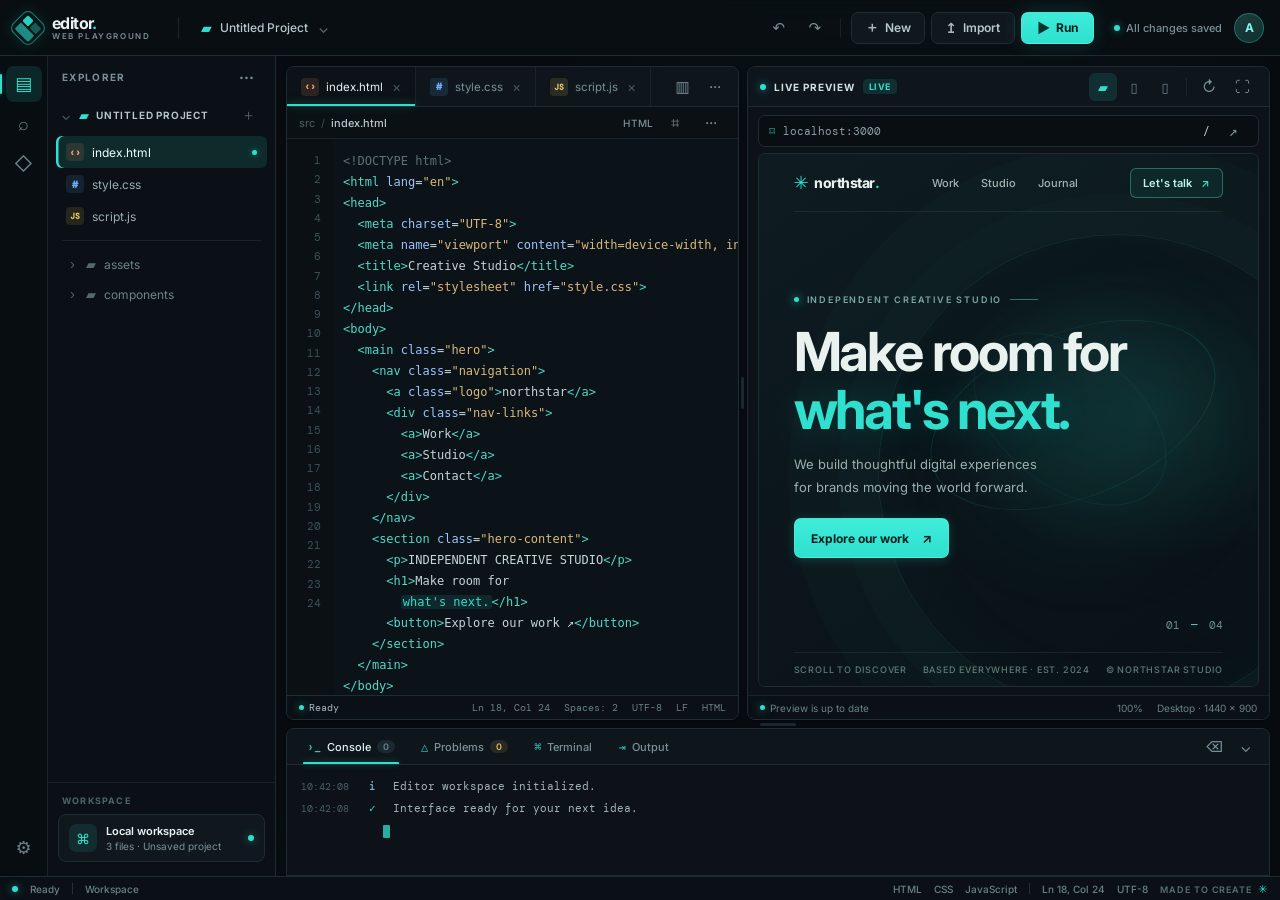
<file: index.html>
<!doctype html>
<html lang="en">
<head>
  <meta charset="UTF-8">
  <meta name="viewport" content="width=device-width, initial-scale=1.0">
  <meta name="theme-color" content="#0b1115">
  <title>Editor — Web Playground</title>
  <link rel="preconnect" href="https://fonts.googleapis.com">
  <link rel="preconnect" href="https://fonts.gstatic.com" crossorigin>
  <link href="https://fonts.googleapis.com/css2?family=DM+Mono:wght@400;500&family=Inter:wght@400;500;600;700;800&display=swap" rel="stylesheet">
  <link rel="stylesheet" href="style.css">
</head>
<body>
  <div class="app-shell">
    <header class="topbar">
      <a class="brand" href="#" aria-label="Editor home">
        <span class="brand-mark"><span></span><span></span><span></span></span>
        <span class="brand-copy"><strong>editor<span class="brand-dot">.</span></strong><small>WEB PLAYGROUND</small></span>
      </a>
      <div class="topbar-divider"></div>
      <div class="project-label"><span class="folder-glyph">▰</span><span>Untitled Project</span><span class="chevron">⌄</span></div>
      <div class="top-actions">
        <button class="tool-button" title="Undo"><span>↶</span></button>
        <button class="tool-button" title="Redo"><span>↷</span></button>
        <span class="action-separator"></span>
        <button class="button button-quiet"><span class="button-icon">＋</span> New</button>
        <button class="button button-quiet"><span class="button-icon">↥</span> Import</button>
        <button class="button button-primary"><span class="button-icon">▶</span> Run</button>
      </div>
      <div class="topbar-right">
        <span class="save-state"><i></i> All changes saved</span>
        <button class="avatar" aria-label="User profile">A</button>
      </div>
    </header>

    <div class="workspace">
      <aside class="activity-rail">
        <button class="rail-button active" title="Explorer"><span class="rail-icon">▤</span></button>
        <button class="rail-button" title="Search"><span class="rail-icon">⌕</span></button>
        <button class="rail-button" title="Extensions"><span class="rail-icon">◇</span></button>
        <div class="rail-spacer"></div>
        <button class="rail-button" title="Settings"><span class="rail-icon">⚙</span></button>
      </aside>

      <aside class="file-sidebar" id="fileSidebar">
        <div class="sidebar-heading"><span>EXPLORER</span><button class="icon-button" title="More options">···</button></div>
        <div class="project-tree-heading"><span class="tree-caret">⌄</span><span class="folder-icon">▰</span><strong>UNTITLED PROJECT</strong><button class="icon-button tree-more">＋</button></div>
        <div class="file-tree">
          <button class="file-row selected" data-file="index.html"><span class="file-type html">‹›</span><span>index.html</span><span class="file-dot"></span></button>
          <button class="file-row" data-file="style.css"><span class="file-type css">#</span><span>style.css</span></button>
          <button class="file-row" data-file="script.js"><span class="file-type js">JS</span><span>script.js</span></button>
          <div class="tree-divider"></div>
          <div class="tree-folder"><span class="tree-caret">›</span><span class="folder-icon muted">▰</span><span>assets</span></div>
          <div class="tree-folder"><span class="tree-caret">›</span><span class="folder-icon muted">▰</span><span>components</span></div>
        </div>
        <div class="sidebar-bottom">
          <div class="sidebar-bottom-title">WORKSPACE</div>
          <div class="workspace-card"><span class="workspace-card-icon">⌘</span><div><strong>Local workspace</strong><small>3 files · Unsaved project</small></div><span class="status-pulse"></span></div>
        </div>
      </aside>

      <main class="main-area">
        <section class="editor-preview-row" id="editorPreviewRow">
          <section class="editor-pane">
            <div class="tabbar">
              <div class="editor-tabs">
                <button class="editor-tab active" data-file="index.html"><span class="file-type html">‹›</span> index.html <span class="tab-close">×</span></button>
                <button class="editor-tab" data-file="style.css"><span class="file-type css">#</span> style.css <span class="tab-close">×</span></button>
                <button class="editor-tab" data-file="script.js"><span class="file-type js">JS</span> script.js <span class="tab-close">×</span></button>
              </div>
              <div class="tabbar-tools"><button class="icon-button" title="Split editor">▥</button><button class="icon-button" title="More">···</button></div>
            </div>
            <div class="editor-toolbar"><div class="breadcrumbs"><span>src</span><b>/</b><strong id="breadcrumbFile">index.html</strong></div><div class="editor-tools"><span>HTML</span><button class="icon-button">⌗</button><button class="icon-button">···</button></div></div>
            <div class="code-area" id="codeArea">
              <div class="line-numbers" id="lineNumbers">1<br>2<br>3<br>4<br>5<br>6<br>7<br>8<br>9<br>10<br>11<br>12<br>13<br>14<br>15<br>16<br>17<br>18<br>19<br>20<br>21<br>22<br>23<br>24</div>
              <pre class="code-content" id="codeContent"><span class="token-muted">&lt;!DOCTYPE html&gt;</span>
<span class="token-tag">&lt;html</span> <span class="token-attr">lang</span>=<span class="token-string">"en"</span><span class="token-tag">&gt;</span>
<span class="token-tag">&lt;head&gt;</span>
  <span class="token-tag">&lt;meta</span> <span class="token-attr">charset</span>=<span class="token-string">"UTF-8"</span><span class="token-tag">&gt;</span>
  <span class="token-tag">&lt;meta</span> <span class="token-attr">name</span>=<span class="token-string">"viewport"</span> <span class="token-attr">content</span>=<span class="token-string">"width=device-width, initial-scale=1"</span><span class="token-tag">&gt;</span>
  <span class="token-tag">&lt;title&gt;</span>Creative Studio<span class="token-tag">&lt;/title&gt;</span>
  <span class="token-tag">&lt;link</span> <span class="token-attr">rel</span>=<span class="token-string">"stylesheet"</span> <span class="token-attr">href</span>=<span class="token-string">"style.css"</span><span class="token-tag">&gt;</span>
<span class="token-tag">&lt;/head&gt;</span>
<span class="token-tag">&lt;body&gt;</span>
  <span class="token-tag">&lt;main</span> <span class="token-attr">class</span>=<span class="token-string">"hero"</span><span class="token-tag">&gt;</span>
    <span class="token-tag">&lt;nav</span> <span class="token-attr">class</span>=<span class="token-string">"navigation"</span><span class="token-tag">&gt;</span>
      <span class="token-tag">&lt;a</span> <span class="token-attr">class</span>=<span class="token-string">"logo"</span><span class="token-tag">&gt;</span>northstar<span class="token-tag">&lt;/a&gt;</span>
      <span class="token-tag">&lt;div</span> <span class="token-attr">class</span>=<span class="token-string">"nav-links"</span><span class="token-tag">&gt;</span>
        <span class="token-tag">&lt;a&gt;</span>Work<span class="token-tag">&lt;/a&gt;</span>
        <span class="token-tag">&lt;a&gt;</span>Studio<span class="token-tag">&lt;/a&gt;</span>
        <span class="token-tag">&lt;a&gt;</span>Contact<span class="token-tag">&lt;/a&gt;</span>
      <span class="token-tag">&lt;/div&gt;</span>
    <span class="token-tag">&lt;/nav&gt;</span>
    <span class="token-tag">&lt;section</span> <span class="token-attr">class</span>=<span class="token-string">"hero-content"</span><span class="token-tag">&gt;</span>
      <span class="token-tag">&lt;p&gt;</span>INDEPENDENT CREATIVE STUDIO<span class="token-tag">&lt;/p&gt;</span>
      <span class="token-tag">&lt;h1&gt;</span>Make room for
        <span class="token-highlight">what's next.</span><span class="token-tag">&lt;/h1&gt;</span>
      <span class="token-tag">&lt;button&gt;</span>Explore our work ↗<span class="token-tag">&lt;/button&gt;</span>
    <span class="token-tag">&lt;/section&gt;</span>
  <span class="token-tag">&lt;/main&gt;</span>
<span class="token-tag">&lt;/body&gt;</span>
<span class="token-tag">&lt;/html&gt;</span></pre>
            </div>
            <div class="editor-status"><span><i class="status-dot"></i> Ready</span><span>Ln 18, Col 24</span><span>Spaces: 2</span><span>UTF-8</span><span>LF</span><span>HTML</span></div>
          </section>

          <div class="resize-handle vertical-handle" aria-hidden="true"><span></span></div>

          <section class="preview-pane">
            <div class="preview-header">
              <div class="preview-title"><span class="preview-live-dot"></span><strong>LIVE PREVIEW</strong><span class="live-pill">LIVE</span></div>
              <div class="preview-actions">
                <button class="preview-device active" title="Desktop">▰</button><button class="preview-device" title="Tablet">▯</button><button class="preview-device" title="Mobile">▯</button>
                <span class="action-separator"></span>
                <button class="icon-button" title="Refresh">↻</button>
                <button class="icon-button expand-preview" title="Open preview in new window">⛶</button>
              </div>
            </div>
            <div class="preview-address"><span class="lock-icon">⌑</span><span>localhost:3000</span><span class="address-spacer"></span><span class="address-route">/</span><button class="icon-button">↗</button></div>
            <div class="preview-canvas">
              <div class="site-preview">
                <nav class="site-nav"><div class="site-logo"><span class="logo-symbol">✳</span>northstar<span class="logo-period">.</span></div><div class="site-nav-links"><span>Work</span><span>Studio</span><span>Journal</span></div><button class="site-contact">Let's talk <span>↗</span></button></nav>
                <div class="site-hero">
                  <div class="hero-eyebrow"><span></span> INDEPENDENT CREATIVE STUDIO <span class="eyebrow-line"></span></div>
                  <h1>Make room for<br><em>what's next.</em></h1>
                  <p>We build thoughtful digital experiences<br>for brands moving the world forward.</p>
                  <button class="hero-cta">Explore our work <span>↗</span></button>
                  <div class="hero-orbit orbit-one"></div><div class="hero-orbit orbit-two"></div><div class="hero-glow"></div>
                  <div class="hero-index">01 <span>—</span> 04</div>
                </div>
                <div class="site-footer"><span>SCROLL TO DISCOVER</span><span>BASED EVERYWHERE · EST. 2024</span><span>© NORTHSTAR STUDIO</span></div>
              </div>
            </div>
            <div class="preview-footer"><span><i class="status-dot"></i> Preview is up to date</span><span>100%</span><span>Desktop · 1440 × 900</span></div>
          </section>
        </section>

        <div class="resize-handle horizontal-handle" aria-hidden="true"><span></span></div>

        <section class="bottom-panel" id="bottomPanel">
          <div class="panel-header">
            <div class="panel-tabs">
              <button class="panel-tab active" data-panel="console"><span class="panel-tab-icon">›_</span> Console <span class="panel-count">0</span></button>
              <button class="panel-tab" data-panel="problems"><span class="panel-tab-icon">△</span> Problems <span class="problem-count">0</span></button>
              <button class="panel-tab" data-panel="terminal"><span class="panel-tab-icon">⌘</span> Terminal</button>
              <button class="panel-tab" data-panel="output"><span class="panel-tab-icon">⇥</span> Output</button>
            </div>
            <div class="panel-controls"><button class="icon-button" title="Clear panel">⌫</button><button class="icon-button panel-collapse" id="panelCollapse" title="Collapse panel">⌄</button></div>
          </div>
          <div class="panel-content" id="panelContent">
            <div class="console-line"><span class="console-time">10:42:08</span><span class="console-info">i</span><span>Editor workspace initialized.</span></div>
            <div class="console-line"><span class="console-time">10:42:08</span><span class="console-success">✓</span><span>Interface ready for your next idea.</span></div>
            <div class="console-cursor"><span></span></div>
          </div>
        </section>
      </main>
    </div>
    <footer class="app-statusbar"><div class="status-left"><span class="connection-dot"></span><span>Ready</span><span class="status-divider"></span><span>Workspace</span></div><div class="status-right"><span>HTML</span><span>CSS</span><span>JavaScript</span><span class="status-divider"></span><span>Ln 18, Col 24</span><span>UTF-8</span><span class="status-brand">MADE TO CREATE <b>✳</b></span></div></footer>
  </div>
  <script src="script.js"></script>
</body>
</html>
</file>
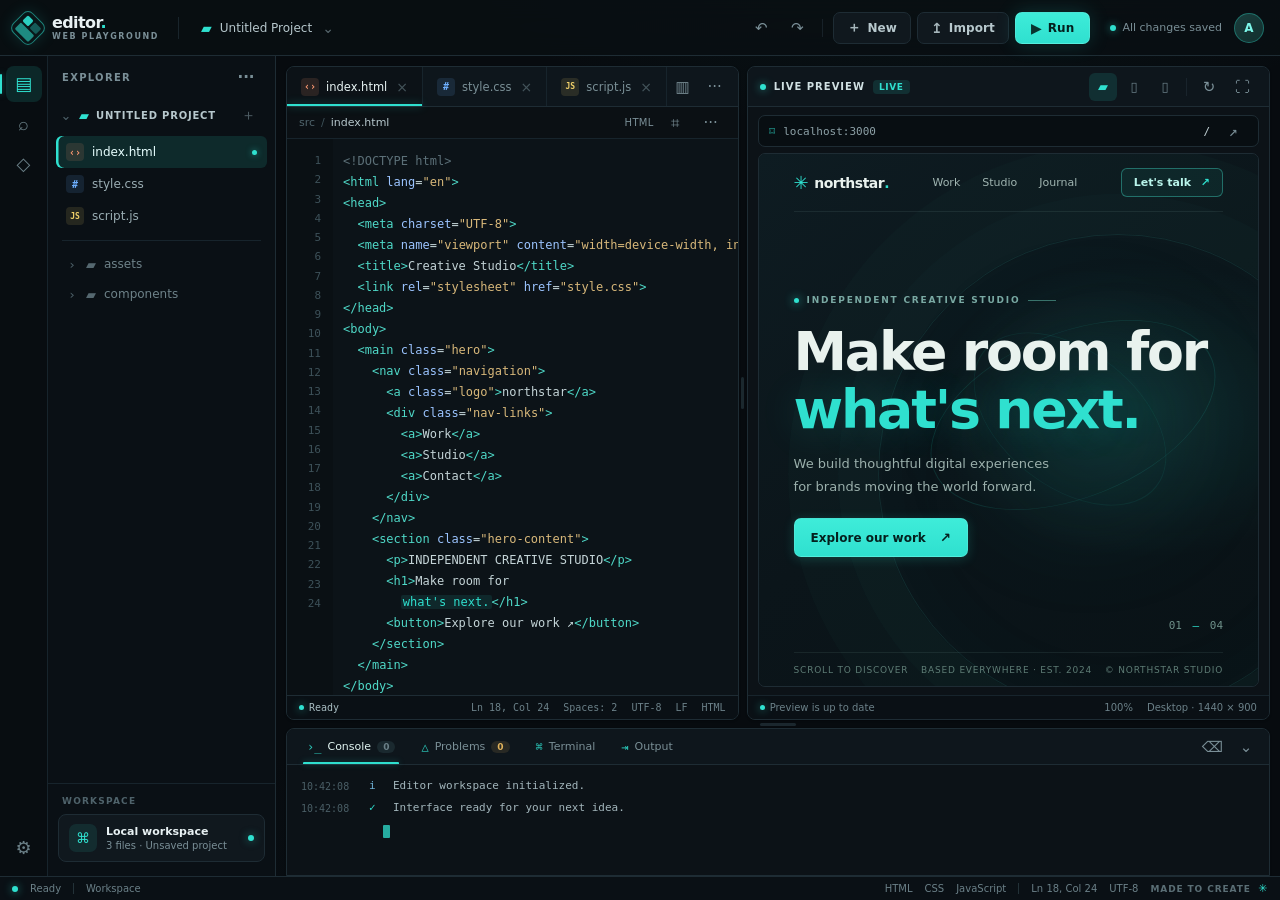
<file: offline-editor.html>
<!doctype html>
<html lang="en">
<head>
  <meta charset="UTF-8">
  <meta name="viewport" content="width=device-width, initial-scale=1.0">
  <meta name="theme-color" content="#0b1115">
  <title>Editor — Web Playground</title>
  <style data-bundled-from="style.css">
/* =========================================================
   Editor — Web Playground
   Refined visual system · cleaner depth · better hierarchy
   ========================================================= */

:root {
  color-scheme: dark;

  /* Core surfaces */
  --bg: #070b0f;
  --surface: #0c1217;
  --surface-2: #10181e;
  --surface-3: #152028;
  --surface-4: #1a2830;

  /* Borders */
  --line: #1e2c34;
  --line-soft: #17242c;
  --line-strong: #2a3d47;

  /* Text */
  --text: #e8f1f3;
  --text-secondary: #b7c8cd;
  --muted: #7a8f97;
  --dim: #4f636b;

  /* Accent */
  --teal: #2fe0cf;
  --teal-2: #1ac4b4;
  --teal-soft: rgba(47, 224, 207, 0.12);
  --teal-glow: rgba(47, 224, 207, 0.18);

  /* Semantic */
  --success: #2fe0cf;
  --warning: #e0b35c;
  --danger: #e06c6c;

  /* Typography */
  --sans: "Inter", system-ui, -apple-system, sans-serif;
  --mono: "DM Mono", ui-monospace, "SF Mono", Menlo, monospace;

  /* Radii & motion */
  --radius-sm: 5px;
  --radius: 8px;
  --radius-lg: 11px;
  --ease: cubic-bezier(0.22, 1, 0.36, 1);
  --shadow-sm: 0 1px 2px rgba(0, 0, 0, 0.25);
  --shadow: 0 4px 16px rgba(0, 0, 0, 0.35);
  --shadow-glow: 0 0 24px rgba(47, 224, 207, 0.12);
}

/* ---------- Reset & base ---------- */
*,
*::before,
*::after {
  box-sizing: border-box;
}

html,
body {
  height: 100%;
  margin: 0;
  overflow: hidden;
  background: var(--bg);
  color: var(--text);
  font-family: var(--sans);
  font-size: 13px;
  -webkit-font-smoothing: antialiased;
  -moz-osx-font-smoothing: grayscale;
}

button,
a {
  font: inherit;
  color: inherit;
}

button {
  border: 0;
  cursor: pointer;
  background: transparent;
}

/* ---------- App shell ---------- */
.app-shell {
  height: 100vh;
  min-width: 920px;
  display: flex;
  flex-direction: column;
  background:
    radial-gradient(ellipse 80% 50% at 72% -10%, rgba(28, 140, 130, 0.09), transparent 50%),
    radial-gradient(ellipse 60% 40% at 10% 100%, rgba(20, 60, 80, 0.06), transparent 45%),
    var(--bg);
}

/* ---------- Top bar ---------- */
.topbar {
  height: 56px;
  flex: none;
  display: flex;
  align-items: center;
  padding: 0 16px 0 14px;
  border-bottom: 1px solid var(--line);
  background: rgba(10, 15, 19, 0.88);
  backdrop-filter: blur(12px);
  gap: 14px;
  z-index: 20;
}

.brand {
  display: flex;
  align-items: center;
  gap: 10px;
  text-decoration: none;
  min-width: 150px;
  transition: opacity 0.2s var(--ease);
}

.brand:hover {
  opacity: 0.9;
}

.brand-mark {
  width: 28px;
  height: 28px;
  display: grid;
  grid-template-columns: 1fr 1fr;
  gap: 2px;
  transform: rotate(45deg);
  padding: 3.5px;
  border: 1px solid rgba(47, 224, 207, 0.55);
  border-radius: 7px;
  box-shadow: 0 0 16px rgba(47, 224, 207, 0.15);
  background: rgba(47, 224, 207, 0.04);
}

.brand-mark span {
  background: var(--teal);
  border-radius: 1.5px;
  opacity: 0.92;
}

.brand-mark span:nth-child(2) {
  opacity: 0.35;
}

.brand-mark span:nth-child(3) {
  grid-column: 1 / 3;
  opacity: 0.58;
}

.brand-copy {
  display: flex;
  flex-direction: column;
  gap: 0;
  line-height: 1.15;
}

.brand-copy strong {
  font-size: 16px;
  letter-spacing: -0.6px;
  font-weight: 700;
}

.brand-dot,
.logo-period {
  color: var(--teal);
}

.brand-copy small {
  font-size: 8px;
  letter-spacing: 1.6px;
  color: var(--muted);
  font-weight: 600;
  text-transform: uppercase;
}

.topbar-divider {
  height: 22px;
  width: 1px;
  background: var(--line);
  opacity: 0.8;
}

.project-label {
  display: flex;
  align-items: center;
  gap: 8px;
  color: var(--text-secondary);
  font-size: 12px;
  font-weight: 500;
  padding: 5px 8px;
  border-radius: var(--radius-sm);
  transition: background 0.15s var(--ease);
}

.project-label:hover {
  background: var(--surface-3);
}

.folder-glyph {
  color: var(--teal);
  font-size: 14px;
}

.chevron {
  color: var(--muted);
  font-size: 14px;
  margin-left: 2px;
  opacity: 0.7;
}

.top-actions {
  display: flex;
  align-items: center;
  gap: 6px;
  margin-left: auto;
}

.tool-button,
.icon-button {
  color: var(--muted);
  border-radius: 6px;
  min-width: 30px;
  height: 30px;
  font-size: 15px;
  display: inline-flex;
  align-items: center;
  justify-content: center;
  transition: background 0.15s var(--ease), color 0.15s var(--ease), transform 0.15s var(--ease);
}

.tool-button:hover,
.icon-button:hover {
  background: var(--surface-3);
  color: var(--text);
}

.tool-button:active,
.icon-button:active {
  transform: scale(0.94);
}

.action-separator {
  height: 18px;
  width: 1px;
  background: var(--line);
  margin: 0 4px;
  opacity: 0.7;
}

.button {
  height: 32px;
  padding: 0 13px;
  border-radius: 7px;
  font-size: 12px;
  font-weight: 600;
  display: inline-flex;
  align-items: center;
  gap: 6px;
  transition: all 0.18s var(--ease);
  letter-spacing: 0.1px;
}

.button-quiet {
  background: var(--surface-2);
  border: 1px solid var(--line);
  color: var(--text-secondary);
}

.button-quiet:hover {
  border-color: var(--line-strong);
  background: var(--surface-3);
  color: var(--text);
}

.button-primary {
  background: linear-gradient(180deg, #3eecd9 0%, var(--teal) 100%);
  color: #04201e;
  padding: 0 15px;
  border: 1px solid rgba(255, 255, 255, 0.12);
  box-shadow:
    0 1px 2px rgba(0, 0, 0, 0.2),
    0 0 20px rgba(47, 224, 207, 0.18);
  font-weight: 700;
}

.button-primary:hover {
  background: linear-gradient(180deg, #55f5e4 0%, #3ee8d6 100%);
  transform: translateY(-1px);
  box-shadow:
    0 2px 6px rgba(0, 0, 0, 0.25),
    0 0 28px rgba(47, 224, 207, 0.28);
}

.button-primary:active {
  transform: translateY(0);
}

.button-icon {
  font-size: 14px;
  opacity: 0.9;
}

.topbar-right {
  display: flex;
  align-items: center;
  gap: 12px;
  margin-left: 6px;
}

.save-state {
  color: var(--muted);
  font-size: 11px;
  white-space: nowrap;
  display: flex;
  align-items: center;
  gap: 6px;
  font-weight: 500;
}

.save-state i,
.status-dot,
.preview-live-dot,
.connection-dot {
  width: 6px;
  height: 6px;
  border-radius: 50%;
  background: var(--teal);
  box-shadow: 0 0 8px rgba(47, 224, 207, 0.65);
  display: inline-block;
}

.avatar {
  height: 30px;
  width: 30px;
  border-radius: 50%;
  background: linear-gradient(145deg, #1a3d3c, #12302f);
  color: #7df6e9;
  border: 1px solid rgba(47, 224, 207, 0.35);
  font-weight: 700;
  font-size: 12px;
  display: grid;
  place-items: center;
  transition: border-color 0.2s, box-shadow 0.2s;
}

.avatar:hover {
  border-color: var(--teal);
  box-shadow: 0 0 12px rgba(47, 224, 207, 0.25);
}

/* ---------- Workspace layout ---------- */
.workspace {
  min-height: 0;
  flex: 1;
  display: flex;
}

/* Activity rail */
.activity-rail {
  width: 48px;
  flex: none;
  background: #080d11;
  border-right: 1px solid var(--line-soft);
  display: flex;
  flex-direction: column;
  align-items: center;
  padding: 10px 0;
  gap: 4px;
}

.rail-button {
  width: 36px;
  height: 36px;
  border-radius: 8px;
  color: #6b8088;
  display: grid;
  place-items: center;
  position: relative;
  transition: background 0.15s var(--ease), color 0.15s var(--ease);
}

.rail-button:hover {
  background: var(--surface-2);
  color: #d0e0e3;
}

.rail-button.active {
  background: var(--teal-soft);
  color: var(--teal);
}

.rail-button.active::before {
  content: "";
  position: absolute;
  left: -6px;
  top: 8px;
  bottom: 8px;
  width: 2.5px;
  background: var(--teal);
  border-radius: 2px;
  box-shadow: 0 0 6px rgba(47, 224, 207, 0.5);
}

.rail-icon {
  font-size: 18px;
  line-height: 1;
}

.rail-spacer {
  flex: 1;
}

/* File sidebar */
.file-sidebar {
  width: 228px;
  flex: none;
  background: #0a1015;
  border-right: 1px solid var(--line);
  display: flex;
  flex-direction: column;
  min-width: 180px;
}

.sidebar-heading {
  height: 42px;
  padding: 0 14px;
  display: flex;
  align-items: center;
  justify-content: space-between;
  color: var(--muted);
  font-size: 10px;
  font-weight: 700;
  letter-spacing: 1.3px;
  text-transform: uppercase;
}

.project-tree-heading {
  height: 34px;
  padding: 0 12px;
  display: flex;
  align-items: center;
  gap: 7px;
  color: var(--text-secondary);
  font-size: 11px;
}

.tree-caret {
  color: var(--dim);
  font-size: 13px;
  width: 12px;
  text-align: center;
}

.folder-icon {
  color: var(--teal);
  font-size: 13px;
}

.project-tree-heading strong {
  font-size: 10px;
  letter-spacing: 0.8px;
  font-weight: 650;
}

.tree-more {
  margin-left: auto;
  opacity: 0.6;
}

.file-tree {
  padding: 4px 8px 8px;
  flex: 1;
  overflow: auto;
}

.file-row,
.tree-folder {
  width: 100%;
  height: 32px;
  display: flex;
  align-items: center;
  gap: 8px;
  padding: 0 10px;
  color: #9aadb3;
  text-align: left;
  border-radius: 6px;
  font-size: 12px;
  transition: background 0.12s var(--ease), color 0.12s var(--ease);
}

.file-row:hover,
.tree-folder:hover {
  background: rgba(255, 255, 255, 0.035);
  color: #e2eef0;
}

.file-row.selected {
  background: var(--teal-soft);
  color: #e8ffff;
  box-shadow: inset 2.5px 0 0 var(--teal);
}

.file-type {
  width: 18px;
  height: 18px;
  display: inline-grid;
  place-items: center;
  font-family: var(--mono);
  font-size: 10px;
  font-weight: 600;
  border-radius: 4px;
  flex-shrink: 0;
}

.file-type.html {
  color: #ff9a72;
  background: rgba(255, 154, 114, 0.12);
}

.file-type.css {
  color: #6eb0ff;
  background: rgba(110, 176, 255, 0.12);
  font-weight: 700;
}

.file-type.js {
  font-size: 8px;
  color: #f0d06a;
  background: rgba(240, 208, 106, 0.12);
}

.file-dot {
  margin-left: auto;
  width: 5px;
  height: 5px;
  border-radius: 50%;
  background: var(--teal);
  box-shadow: 0 0 6px rgba(47, 224, 207, 0.6);
}

.tree-divider {
  height: 1px;
  background: var(--line-soft);
  margin: 8px 6px;
}

.tree-folder {
  height: 30px;
  color: #6e8289;
}

.folder-icon.muted {
  color: #556870;
}

.sidebar-bottom {
  margin-top: auto;
  padding: 12px 10px 14px;
  border-top: 1px solid var(--line-soft);
}

.sidebar-bottom-title {
  font-size: 9px;
  letter-spacing: 1.2px;
  color: var(--dim);
  margin: 0 0 8px 4px;
  font-weight: 700;
  text-transform: uppercase;
}

.workspace-card {
  display: flex;
  align-items: center;
  gap: 9px;
  padding: 9px 10px;
  background: var(--surface-2);
  border: 1px solid var(--line);
  border-radius: 8px;
  transition: border-color 0.2s;
}

.workspace-card:hover {
  border-color: var(--line-strong);
}

.workspace-card-icon {
  width: 28px;
  height: 28px;
  display: grid;
  place-items: center;
  border-radius: 7px;
  background: rgba(47, 224, 207, 0.1);
  color: var(--teal);
  font-size: 14px;
  flex-shrink: 0;
}

.workspace-card div {
  display: flex;
  flex-direction: column;
  gap: 2px;
  min-width: 0;
}

.workspace-card strong {
  font-size: 11px;
  font-weight: 600;
}

.workspace-card small {
  font-size: 10px;
  color: var(--muted);
}

.status-pulse {
  margin-left: auto;
  width: 6px;
  height: 6px;
  border-radius: 50%;
  background: var(--teal);
  box-shadow: 0 0 8px rgba(47, 224, 207, 0.55);
  flex-shrink: 0;
}

/* ---------- Main area ---------- */
.main-area {
  min-width: 0;
  flex: 1;
  display: flex;
  flex-direction: column;
  padding: 10px 10px 0;
  gap: 0;
}

.editor-preview-row {
  min-height: 0;
  flex: 1;
  display: flex;
  gap: 0;
}

.editor-pane,
.preview-pane {
  min-width: 0;
  min-height: 0;
  display: flex;
  flex-direction: column;
  background: var(--surface);
  border: 1px solid var(--line);
  border-radius: var(--radius);
  overflow: hidden;
  box-shadow: var(--shadow-sm);
}

.editor-pane {
  flex: 0 0 46%;
}

.preview-pane {
  flex: 1;
}

/* Resize handles */
.resize-handle {
  flex: none;
  display: flex;
  align-items: center;
  justify-content: center;
  z-index: 5;
}

.vertical-handle {
  width: 8px;
  cursor: col-resize;
}

.vertical-handle span {
  height: 32px;
  width: 3px;
  border-radius: 3px;
  background: #24343c;
  opacity: 0.7;
  transition: background 0.15s, opacity 0.15s, height 0.15s;
}

.vertical-handle:hover span,
.horizontal-handle:hover span {
  background: var(--teal);
  opacity: 1;
  height: 42px;
}

.horizontal-handle {
  height: 8px;
  cursor: row-resize;
}

.horizontal-handle span {
  height: 3px;
  width: 36px;
  border-radius: 3px;
  background: #24343c;
  opacity: 0.7;
  transition: background 0.15s, opacity 0.15s, width 0.15s;
}

.horizontal-handle:hover span {
  width: 48px;
}

/* Editor chrome */
.tabbar {
  height: 40px;
  flex: none;
  display: flex;
  align-items: stretch;
  justify-content: space-between;
  border-bottom: 1px solid var(--line);
  background: #0e161c;
}

.editor-tabs {
  display: flex;
  min-width: 0;
}

.editor-tab {
  padding: 0 14px;
  display: flex;
  align-items: center;
  gap: 7px;
  color: #7a8f96;
  border-right: 1px solid var(--line-soft);
  font-size: 11.5px;
  white-space: nowrap;
  position: relative;
  transition: color 0.15s, background 0.15s;
}

.editor-tab:hover {
  color: #c5d5d8;
  background: rgba(255, 255, 255, 0.02);
}

.editor-tab.active {
  background: var(--surface);
  color: #e8f4f4;
}

.editor-tab.active::after {
  content: "";
  height: 2px;
  position: absolute;
  bottom: 0;
  left: 0;
  right: 0;
  background: var(--teal);
  box-shadow: 0 0 8px rgba(47, 224, 207, 0.4);
}

.tab-close {
  color: #5a6e75;
  margin-left: 2px;
  font-size: 14px;
  opacity: 0.7;
  transition: opacity 0.12s, color 0.12s;
}

.editor-tab:hover .tab-close {
  opacity: 1;
}

.tab-close:hover {
  color: #e8a0a0;
}

.tabbar-tools {
  display: flex;
  align-items: center;
  padding: 0 8px;
  gap: 2px;
}

.editor-toolbar {
  height: 32px;
  flex: none;
  display: flex;
  align-items: center;
  justify-content: space-between;
  padding: 0 12px;
  border-bottom: 1px solid var(--line-soft);
  color: var(--dim);
  font-size: 11px;
  background: rgba(0, 0, 0, 0.12);
}

.breadcrumbs {
  display: flex;
  align-items: center;
  gap: 6px;
}

.breadcrumbs b {
  font-weight: 400;
  color: #3d5159;
}

.breadcrumbs strong {
  color: var(--text-secondary);
  font-weight: 500;
}

.editor-tools {
  display: flex;
  align-items: center;
  gap: 6px;
}

.editor-tools > span {
  font-size: 10px;
  color: var(--muted);
  font-weight: 500;
  letter-spacing: 0.3px;
}

/* Code area */
.code-area {
  min-height: 0;
  flex: 1;
  display: flex;
  overflow: auto;
  padding: 12px 0 10px;
  background:
    linear-gradient(90deg, #0a1014 0, #0a1014 46px, #0c1318 46px, #0c1318 100%);
  font-family: var(--mono);
  font-size: 12px;
  line-height: 1.75;
  tab-size: 2;
}

.line-numbers {
  flex: none;
  width: 46px;
  padding: 0 12px 0 0;
  text-align: right;
  color: #3d5159;
  user-select: none;
  font-size: 11px;
}

.code-content {
  margin: 0;
  padding: 0 16px 0 10px;
  color: #c4d4d7;
  white-space: pre;
  min-width: max-content;
}

.token-muted {
  color: #5c7078;
}

.token-tag {
  color: #4fd9c8;
}

.token-attr {
  color: #9bc4ff;
}

.token-string {
  color: #d8b87a;
}

.token-highlight {
  color: var(--teal);
  background: rgba(47, 224, 207, 0.1);
  border-radius: 2px;
  padding: 0 2px;
}

.editor-status {
  height: 24px;
  flex: none;
  border-top: 1px solid var(--line);
  display: flex;
  align-items: center;
  gap: 14px;
  padding: 0 12px;
  color: #6b8088;
  font-family: var(--mono);
  font-size: 10px;
  background: #0a1015;
}

.editor-status span:first-child {
  margin-right: auto;
  color: #a8bdc2;
  display: flex;
  align-items: center;
  gap: 5px;
}

.editor-status .status-dot {
  width: 5px;
  height: 5px;
}

/* Preview pane */
.preview-header {
  height: 40px;
  flex: none;
  display: flex;
  align-items: center;
  justify-content: space-between;
  padding: 0 12px;
  border-bottom: 1px solid var(--line);
  background: #0e161c;
}

.preview-title {
  display: flex;
  align-items: center;
  gap: 8px;
  font-size: 10px;
  letter-spacing: 1px;
  color: #d0e0e2;
  font-weight: 600;
}

.preview-title strong {
  font-weight: 700;
}

.live-pill {
  font-size: 9px;
  letter-spacing: 0.6px;
  color: var(--teal);
  background: var(--teal-soft);
  padding: 2px 6px;
  border-radius: 4px;
  font-weight: 700;
}

.preview-actions {
  display: flex;
  align-items: center;
  gap: 3px;
}

.preview-device {
  width: 28px;
  height: 28px;
  border-radius: 6px;
  color: #6b8088;
  font-size: 13px;
  display: grid;
  place-items: center;
  transition: background 0.12s, color 0.12s;
}

.preview-device.active,
.preview-device:hover {
  background: var(--teal-soft);
  color: var(--teal);
}

.preview-address {
  height: 32px;
  flex: none;
  margin: 8px 10px 6px;
  padding: 0 10px;
  display: flex;
  align-items: center;
  gap: 8px;
  border: 1px solid var(--line);
  border-radius: 7px;
  background: #080e12;
  color: #8da1a7;
  font-family: var(--mono);
  font-size: 11px;
}

.lock-icon {
  color: var(--teal);
  opacity: 0.85;
}

.address-spacer {
  flex: 1;
}

.address-route {
  color: #c5d5d8;
}

.preview-canvas {
  flex: 1;
  min-height: 0;
  margin: 0 10px 8px;
  border: 1px solid var(--line);
  border-radius: 7px;
  overflow: hidden;
  background: #0c151a;
  display: flex;
  justify-content: center;
  transition: max-width 0.25s var(--ease);
}

/* Mock site inside preview */
.site-preview {
  position: relative;
  width: 100%;
  height: 100%;
  min-height: 320px;
  overflow: hidden;
  background:
    radial-gradient(ellipse at 78% 48%, rgba(30, 150, 140, 0.16), transparent 38%),
    linear-gradient(145deg, #0e1c22 0%, #0b151a 50%, #091216 100%);
  display: flex;
  flex-direction: column;
  padding: 0 7%;
  color: #e9f2ee;
}

.site-preview::before {
  content: "";
  position: absolute;
  width: 480px;
  height: 480px;
  border: 1px solid rgba(69, 207, 189, 0.12);
  border-radius: 50%;
  right: -100px;
  top: 80px;
  box-shadow:
    0 0 0 40px rgba(69, 207, 189, 0.02),
    0 0 0 90px rgba(69, 207, 189, 0.015),
    inset 0 0 90px rgba(69, 207, 189, 0.03);
  pointer-events: none;
}

.site-nav {
  height: 58px;
  flex: none;
  display: flex;
  align-items: center;
  justify-content: space-between;
  border-bottom: 1px solid rgba(151, 197, 189, 0.1);
  position: relative;
  z-index: 1;
}

.site-logo {
  font-size: 14px;
  font-weight: 750;
  letter-spacing: -0.5px;
  display: flex;
  align-items: center;
}

.logo-symbol {
  font-size: 18px;
  color: var(--teal);
  margin-right: 6px;
}

.site-nav-links {
  display: flex;
  gap: 22px;
  font-size: 11px;
  color: #a0b5b1;
  font-weight: 500;
}

.site-nav-links span {
  cursor: pointer;
  transition: color 0.15s;
}

.site-nav-links span:hover {
  color: var(--teal);
}

.site-contact {
  border: 1px solid rgba(65, 220, 201, 0.4);
  background: rgba(47, 224, 207, 0.06);
  border-radius: 6px;
  padding: 7px 12px;
  color: #b9f5eb;
  font-size: 11px;
  font-weight: 600;
  transition: background 0.15s, border-color 0.15s;
}

.site-contact:hover {
  background: rgba(47, 224, 207, 0.12);
  border-color: rgba(65, 220, 201, 0.65);
}

.site-contact span {
  margin-left: 6px;
  color: var(--teal);
}

.site-hero {
  position: relative;
  z-index: 1;
  flex: 1;
  display: flex;
  flex-direction: column;
  justify-content: center;
  align-items: flex-start;
  padding: 8px 0 20px;
}

.hero-eyebrow {
  font-size: 9px;
  letter-spacing: 1.8px;
  color: #7aa9a3;
  display: flex;
  align-items: center;
  gap: 8px;
  font-weight: 600;
  text-transform: uppercase;
}

.hero-eyebrow > span:first-child {
  width: 5px;
  height: 5px;
  background: var(--teal);
  border-radius: 50%;
  box-shadow: 0 0 10px var(--teal);
}

.eyebrow-line {
  width: 28px;
  height: 1px;
  background: #3a726a;
}

.site-hero h1 {
  font-size: clamp(32px, 4.2vw, 56px);
  line-height: 1.08;
  letter-spacing: -2.2px;
  margin: 18px 0 14px;
  font-weight: 700;
  position: relative;
  z-index: 2;
}

.site-hero h1 em {
  font-style: normal;
  color: var(--teal);
  text-shadow: 0 0 40px rgba(47, 224, 207, 0.2);
}

.site-hero p {
  font-size: 13px;
  line-height: 1.7;
  color: #9bb0ac;
  margin: 0 0 20px;
  position: relative;
  z-index: 2;
  max-width: 420px;
}

.hero-cta {
  padding: 11px 16px;
  border-radius: 7px;
  background: linear-gradient(180deg, #3eecd9, var(--teal));
  color: #04201e;
  font-size: 12px;
  font-weight: 700;
  position: relative;
  z-index: 2;
  border: 1px solid rgba(255, 255, 255, 0.1);
  box-shadow: 0 2px 12px rgba(47, 224, 207, 0.2);
  transition: transform 0.15s, box-shadow 0.15s;
}

.hero-cta:hover {
  transform: translateY(-1px);
  box-shadow: 0 4px 18px rgba(47, 224, 207, 0.3);
}

.hero-cta span {
  margin-left: 10px;
  font-size: 13px;
}

.hero-orbit {
  position: absolute;
  border: 1px solid rgba(47, 224, 207, 0.12);
  border-radius: 50%;
  pointer-events: none;
}

.orbit-one {
  width: 300px;
  height: 300px;
  right: 0;
  top: 12%;
  transform: rotate(-22deg) scaleY(0.55);
}

.orbit-two {
  width: 220px;
  height: 220px;
  right: 10%;
  top: 22%;
  transform: rotate(38deg) scaleY(0.62);
  border-color: rgba(47, 224, 207, 0.08);
}

.hero-glow {
  position: absolute;
  width: 200px;
  height: 200px;
  right: 8%;
  top: 26%;
  background: rgba(28, 170, 154, 0.1);
  filter: blur(50px);
  border-radius: 50%;
  pointer-events: none;
}

.hero-index {
  position: absolute;
  right: 0;
  bottom: 20px;
  font-family: var(--mono);
  font-size: 11px;
  color: #6e9089;
}

.hero-index span {
  color: var(--teal);
  margin: 0 4px;
}

.site-footer {
  height: 34px;
  flex: none;
  border-top: 1px solid rgba(151, 197, 189, 0.1);
  display: flex;
  align-items: center;
  justify-content: space-between;
  color: #5e7c75;
  font-size: 9px;
  letter-spacing: 0.8px;
  position: relative;
  z-index: 1;
  font-weight: 500;
}

.preview-footer {
  height: 24px;
  flex: none;
  display: flex;
  align-items: center;
  gap: 14px;
  padding: 0 12px;
  color: #6b8088;
  font-size: 10px;
  background: #0a1015;
  border-top: 1px solid var(--line-soft);
}

.preview-footer span:first-child {
  margin-right: auto;
  display: flex;
  align-items: center;
  gap: 5px;
}

.preview-footer .status-dot {
  width: 5px;
  height: 5px;
}

/* Bottom panel */
.bottom-panel {
  height: 148px;
  flex: none;
  border: 1px solid var(--line);
  border-radius: var(--radius) var(--radius) 0 0;
  background: var(--surface);
  display: flex;
  flex-direction: column;
  overflow: hidden;
  margin-top: 0;
  box-shadow: var(--shadow-sm);
}

.panel-header {
  height: 36px;
  flex: none;
  display: flex;
  align-items: center;
  justify-content: space-between;
  border-bottom: 1px solid var(--line);
  background: #0e161c;
  padding: 0 8px;
}

.panel-tabs {
  height: 100%;
  display: flex;
  align-items: stretch;
  gap: 2px;
}

.panel-tab {
  padding: 0 12px;
  color: #7a8f96;
  font-size: 11px;
  display: flex;
  align-items: center;
  gap: 6px;
  position: relative;
  transition: color 0.12s;
  font-weight: 500;
}

.panel-tab:hover {
  color: #c5d5d8;
}

.panel-tab.active {
  color: #e1f4f1;
}

.panel-tab.active::after {
  content: "";
  height: 2px;
  background: var(--teal);
  position: absolute;
  bottom: 0;
  left: 8px;
  right: 8px;
  border-radius: 1px 1px 0 0;
  box-shadow: 0 0 6px rgba(47, 224, 207, 0.35);
}

.panel-tab-icon {
  font-family: var(--mono);
  font-size: 12px;
  color: var(--teal);
  opacity: 0.9;
}

.panel-count,
.problem-count {
  font-size: 9px;
  color: #6b8088;
  background: #1a292f;
  padding: 1px 6px;
  border-radius: 8px;
  font-weight: 600;
}

.problem-count {
  color: var(--warning);
  background: rgba(224, 179, 92, 0.12);
}

.panel-controls {
  display: flex;
  align-items: center;
  gap: 2px;
}

.panel-content {
  min-height: 0;
  flex: 1;
  padding: 10px 14px;
  font-family: var(--mono);
  font-size: 11px;
  color: #a3b6bc;
  overflow: auto;
  line-height: 1.5;
}

.console-line {
  display: flex;
  align-items: center;
  gap: 10px;
  min-height: 22px;
}

.console-time {
  color: #4a5e66;
  font-size: 10px;
  min-width: 58px;
}

.console-info {
  color: #6eb0d5;
  font-weight: 500;
  min-width: 14px;
}

.console-success {
  color: var(--teal);
  min-width: 14px;
}

.console-cursor {
  height: 16px;
  margin: 6px 0 0 82px;
}

.console-cursor span {
  display: inline-block;
  height: 13px;
  width: 7px;
  background: var(--teal);
  opacity: 0.75;
  animation: blink 1.15s steps(2, start) infinite;
  border-radius: 1px;
}

@keyframes blink {
  to {
    visibility: hidden;
  }
}

/* Status bar */
.app-statusbar {
  height: 24px;
  flex: none;
  display: flex;
  align-items: center;
  justify-content: space-between;
  padding: 0 12px;
  background: #0a1015;
  border-top: 1px solid var(--line);
  color: #6b8088;
  font-size: 10px;
  font-weight: 500;
}

.status-left,
.status-right {
  display: flex;
  align-items: center;
  gap: 12px;
}

.connection-dot {
  width: 6px;
  height: 6px;
}

.status-divider {
  height: 11px;
  width: 1px;
  background: #2a3b41;
  opacity: 0.8;
}

.status-brand {
  letter-spacing: 0.9px;
  font-size: 9px;
  color: #5a6e75;
  font-weight: 600;
}

.status-brand b {
  color: var(--teal);
  font-size: 11px;
  margin-left: 3px;
}

/* Utility states */
.file-sidebar.is-hidden {
  display: none;
}

.bottom-panel.is-collapsed {
  height: 36px;
}

.bottom-panel.is-collapsed .panel-content {
  display: none;
}

.main-area.sidebar-collapsed {
  padding-left: 10px;
}

.editor-preview-row.preview-hidden .preview-pane,
.editor-preview-row.preview-hidden .vertical-handle {
  display: none;
}

.editor-preview-row.preview-hidden .editor-pane {
  flex: 1;
}

.panel-content[data-panel="problems"] .console-line:first-child {
  color: var(--warning);
}

/* ---------- Responsive ---------- */
@media (max-width: 1150px) {
  .file-sidebar {
    width: 190px;
  }

  .editor-pane {
    flex-basis: 44%;
  }

  .site-nav-links {
    gap: 14px;
  }

  .site-hero h1 {
    font-size: clamp(28px, 3.8vw, 46px);
  }

  .save-state {
    display: none;
  }
}

@media (max-height: 720px) {
  .bottom-panel {
    height: 120px;
  }

  .site-nav {
    height: 48px;
  }

  .site-footer {
    height: 28px;
  }

  .site-hero h1 {
    margin: 12px 0 10px;
  }

  .site-hero p {
    margin-bottom: 14px;
  }
}

@media (max-width: 980px) {
  .app-shell {
    min-width: 0;
  }

  .topbar {
    padding: 0 10px;
    gap: 8px;
  }

  .brand-copy small {
    display: none;
  }

  .project-label span:not(.folder-glyph):not(.chevron) {
    max-width: 90px;
    overflow: hidden;
    text-overflow: ellipsis;
  }
}

</style>
</head>
<body>
  <div class="app-shell">
    <header class="topbar">
      <a class="brand" href="#" aria-label="Editor home">
        <span class="brand-mark"><span></span><span></span><span></span></span>
        <span class="brand-copy"><strong>editor<span class="brand-dot">.</span></strong><small>WEB PLAYGROUND</small></span>
      </a>
      <div class="topbar-divider"></div>
      <div class="project-label"><span class="folder-glyph">▰</span><span>Untitled Project</span><span class="chevron">⌄</span></div>
      <div class="top-actions">
        <button class="tool-button" title="Undo"><span>↶</span></button>
        <button class="tool-button" title="Redo"><span>↷</span></button>
        <span class="action-separator"></span>
        <button class="button button-quiet"><span class="button-icon">＋</span> New</button>
        <button class="button button-quiet"><span class="button-icon">↥</span> Import</button>
        <button class="button button-primary"><span class="button-icon">▶</span> Run</button>
      </div>
      <div class="topbar-right">
        <span class="save-state"><i></i> All changes saved</span>
        <button class="avatar" aria-label="User profile">A</button>
      </div>
    </header>

    <div class="workspace">
      <aside class="activity-rail">
        <button class="rail-button active" title="Explorer"><span class="rail-icon">▤</span></button>
        <button class="rail-button" title="Search"><span class="rail-icon">⌕</span></button>
        <button class="rail-button" title="Extensions"><span class="rail-icon">◇</span></button>
        <div class="rail-spacer"></div>
        <button class="rail-button" title="Settings"><span class="rail-icon">⚙</span></button>
      </aside>

      <aside class="file-sidebar" id="fileSidebar">
        <div class="sidebar-heading"><span>EXPLORER</span><button class="icon-button" title="More options">···</button></div>
        <div class="project-tree-heading"><span class="tree-caret">⌄</span><span class="folder-icon">▰</span><strong>UNTITLED PROJECT</strong><button class="icon-button tree-more">＋</button></div>
        <div class="file-tree">
          <button class="file-row selected" data-file="index.html"><span class="file-type html">‹›</span><span>index.html</span><span class="file-dot"></span></button>
          <button class="file-row" data-file="style.css"><span class="file-type css">#</span><span>style.css</span></button>
          <button class="file-row" data-file="script.js"><span class="file-type js">JS</span><span>script.js</span></button>
          <div class="tree-divider"></div>
          <div class="tree-folder"><span class="tree-caret">›</span><span class="folder-icon muted">▰</span><span>assets</span></div>
          <div class="tree-folder"><span class="tree-caret">›</span><span class="folder-icon muted">▰</span><span>components</span></div>
        </div>
        <div class="sidebar-bottom">
          <div class="sidebar-bottom-title">WORKSPACE</div>
          <div class="workspace-card"><span class="workspace-card-icon">⌘</span><div><strong>Local workspace</strong><small>3 files · Unsaved project</small></div><span class="status-pulse"></span></div>
        </div>
      </aside>

      <main class="main-area">
        <section class="editor-preview-row" id="editorPreviewRow">
          <section class="editor-pane">
            <div class="tabbar">
              <div class="editor-tabs">
                <button class="editor-tab active" data-file="index.html"><span class="file-type html">‹›</span> index.html <span class="tab-close">×</span></button>
                <button class="editor-tab" data-file="style.css"><span class="file-type css">#</span> style.css <span class="tab-close">×</span></button>
                <button class="editor-tab" data-file="script.js"><span class="file-type js">JS</span> script.js <span class="tab-close">×</span></button>
              </div>
              <div class="tabbar-tools"><button class="icon-button" title="Split editor">▥</button><button class="icon-button" title="More">···</button></div>
            </div>
            <div class="editor-toolbar"><div class="breadcrumbs"><span>src</span><b>/</b><strong id="breadcrumbFile">index.html</strong></div><div class="editor-tools"><span>HTML</span><button class="icon-button">⌗</button><button class="icon-button">···</button></div></div>
            <div class="code-area" id="codeArea">
              <div class="line-numbers" id="lineNumbers">1<br>2<br>3<br>4<br>5<br>6<br>7<br>8<br>9<br>10<br>11<br>12<br>13<br>14<br>15<br>16<br>17<br>18<br>19<br>20<br>21<br>22<br>23<br>24</div>
              <pre class="code-content" id="codeContent"><span class="token-muted">&lt;!DOCTYPE html&gt;</span>
<span class="token-tag">&lt;html</span> <span class="token-attr">lang</span>=<span class="token-string">"en"</span><span class="token-tag">&gt;</span>
<span class="token-tag">&lt;head&gt;</span>
  <span class="token-tag">&lt;meta</span> <span class="token-attr">charset</span>=<span class="token-string">"UTF-8"</span><span class="token-tag">&gt;</span>
  <span class="token-tag">&lt;meta</span> <span class="token-attr">name</span>=<span class="token-string">"viewport"</span> <span class="token-attr">content</span>=<span class="token-string">"width=device-width, initial-scale=1"</span><span class="token-tag">&gt;</span>
  <span class="token-tag">&lt;title&gt;</span>Creative Studio<span class="token-tag">&lt;/title&gt;</span>
  <span class="token-tag">&lt;link</span> <span class="token-attr">rel</span>=<span class="token-string">"stylesheet"</span> <span class="token-attr">href</span>=<span class="token-string">"style.css"</span><span class="token-tag">&gt;</span>
<span class="token-tag">&lt;/head&gt;</span>
<span class="token-tag">&lt;body&gt;</span>
  <span class="token-tag">&lt;main</span> <span class="token-attr">class</span>=<span class="token-string">"hero"</span><span class="token-tag">&gt;</span>
    <span class="token-tag">&lt;nav</span> <span class="token-attr">class</span>=<span class="token-string">"navigation"</span><span class="token-tag">&gt;</span>
      <span class="token-tag">&lt;a</span> <span class="token-attr">class</span>=<span class="token-string">"logo"</span><span class="token-tag">&gt;</span>northstar<span class="token-tag">&lt;/a&gt;</span>
      <span class="token-tag">&lt;div</span> <span class="token-attr">class</span>=<span class="token-string">"nav-links"</span><span class="token-tag">&gt;</span>
        <span class="token-tag">&lt;a&gt;</span>Work<span class="token-tag">&lt;/a&gt;</span>
        <span class="token-tag">&lt;a&gt;</span>Studio<span class="token-tag">&lt;/a&gt;</span>
        <span class="token-tag">&lt;a&gt;</span>Contact<span class="token-tag">&lt;/a&gt;</span>
      <span class="token-tag">&lt;/div&gt;</span>
    <span class="token-tag">&lt;/nav&gt;</span>
    <span class="token-tag">&lt;section</span> <span class="token-attr">class</span>=<span class="token-string">"hero-content"</span><span class="token-tag">&gt;</span>
      <span class="token-tag">&lt;p&gt;</span>INDEPENDENT CREATIVE STUDIO<span class="token-tag">&lt;/p&gt;</span>
      <span class="token-tag">&lt;h1&gt;</span>Make room for
        <span class="token-highlight">what's next.</span><span class="token-tag">&lt;/h1&gt;</span>
      <span class="token-tag">&lt;button&gt;</span>Explore our work ↗<span class="token-tag">&lt;/button&gt;</span>
    <span class="token-tag">&lt;/section&gt;</span>
  <span class="token-tag">&lt;/main&gt;</span>
<span class="token-tag">&lt;/body&gt;</span>
<span class="token-tag">&lt;/html&gt;</span></pre>
            </div>
            <div class="editor-status"><span><i class="status-dot"></i> Ready</span><span>Ln 18, Col 24</span><span>Spaces: 2</span><span>UTF-8</span><span>LF</span><span>HTML</span></div>
          </section>

          <div class="resize-handle vertical-handle" aria-hidden="true"><span></span></div>

          <section class="preview-pane">
            <div class="preview-header">
              <div class="preview-title"><span class="preview-live-dot"></span><strong>LIVE PREVIEW</strong><span class="live-pill">LIVE</span></div>
              <div class="preview-actions">
                <button class="preview-device active" title="Desktop">▰</button><button class="preview-device" title="Tablet">▯</button><button class="preview-device" title="Mobile">▯</button>
                <span class="action-separator"></span>
                <button class="icon-button" title="Refresh">↻</button>
                <button class="icon-button expand-preview" title="Open preview in new window">⛶</button>
              </div>
            </div>
            <div class="preview-address"><span class="lock-icon">⌑</span><span>localhost:3000</span><span class="address-spacer"></span><span class="address-route">/</span><button class="icon-button">↗</button></div>
            <div class="preview-canvas">
              <div class="site-preview">
                <nav class="site-nav"><div class="site-logo"><span class="logo-symbol">✳</span>northstar<span class="logo-period">.</span></div><div class="site-nav-links"><span>Work</span><span>Studio</span><span>Journal</span></div><button class="site-contact">Let's talk <span>↗</span></button></nav>
                <div class="site-hero">
                  <div class="hero-eyebrow"><span></span> INDEPENDENT CREATIVE STUDIO <span class="eyebrow-line"></span></div>
                  <h1>Make room for<br><em>what's next.</em></h1>
                  <p>We build thoughtful digital experiences<br>for brands moving the world forward.</p>
                  <button class="hero-cta">Explore our work <span>↗</span></button>
                  <div class="hero-orbit orbit-one"></div><div class="hero-orbit orbit-two"></div><div class="hero-glow"></div>
                  <div class="hero-index">01 <span>—</span> 04</div>
                </div>
                <div class="site-footer"><span>SCROLL TO DISCOVER</span><span>BASED EVERYWHERE · EST. 2024</span><span>© NORTHSTAR STUDIO</span></div>
              </div>
            </div>
            <div class="preview-footer"><span><i class="status-dot"></i> Preview is up to date</span><span>100%</span><span>Desktop · 1440 × 900</span></div>
          </section>
        </section>

        <div class="resize-handle horizontal-handle" aria-hidden="true"><span></span></div>

        <section class="bottom-panel" id="bottomPanel">
          <div class="panel-header">
            <div class="panel-tabs">
              <button class="panel-tab active" data-panel="console"><span class="panel-tab-icon">›_</span> Console <span class="panel-count">0</span></button>
              <button class="panel-tab" data-panel="problems"><span class="panel-tab-icon">△</span> Problems <span class="problem-count">0</span></button>
              <button class="panel-tab" data-panel="terminal"><span class="panel-tab-icon">⌘</span> Terminal</button>
              <button class="panel-tab" data-panel="output"><span class="panel-tab-icon">⇥</span> Output</button>
            </div>
            <div class="panel-controls"><button class="icon-button" title="Clear panel">⌫</button><button class="icon-button panel-collapse" id="panelCollapse" title="Collapse panel">⌄</button></div>
          </div>
          <div class="panel-content" id="panelContent">
            <div class="console-line"><span class="console-time">10:42:08</span><span class="console-info">i</span><span>Editor workspace initialized.</span></div>
            <div class="console-line"><span class="console-time">10:42:08</span><span class="console-success">✓</span><span>Interface ready for your next idea.</span></div>
            <div class="console-cursor"><span></span></div>
          </div>
        </section>
      </main>
    </div>
    <footer class="app-statusbar"><div class="status-left"><span class="connection-dot"></span><span>Ready</span><span class="status-divider"></span><span>Workspace</span></div><div class="status-right"><span>HTML</span><span>CSS</span><span>JavaScript</span><span class="status-divider"></span><span>Ln 18, Col 24</span><span>UTF-8</span><span class="status-brand">MADE TO CREATE <b>✳</b></span></div></footer>
  </div>
  <script data-bundled-from="script.js">
const fileSamples = {
  "index.html": {
    language: "HTML",
    lines: 24,
    code: `<span class="token-muted">&lt;!DOCTYPE html&gt;</span>
<span class="token-tag">&lt;html</span> <span class="token-attr">lang</span>=<span class="token-string">"en"</span><span class="token-tag">&gt;</span>
<span class="token-tag">&lt;head&gt;</span>
  <span class="token-tag">&lt;meta</span> <span class="token-attr">charset</span>=<span class="token-string">"UTF-8"</span><span class="token-tag">&gt;</span>
  <span class="token-tag">&lt;meta</span> <span class="token-attr">name</span>=<span class="token-string">"viewport"</span> <span class="token-attr">content</span>=<span class="token-string">"width=device-width, initial-scale=1"</span><span class="token-tag">&gt;</span>
  <span class="token-tag">&lt;title&gt;</span>Creative Studio<span class="token-tag">&lt;/title&gt;</span>
  <span class="token-tag">&lt;link</span> <span class="token-attr">rel</span>=<span class="token-string">"stylesheet"</span> <span class="token-attr">href</span>=<span class="token-string">"style.css"</span><span class="token-tag">&gt;</span>
<span class="token-tag">&lt;/head&gt;</span>
<span class="token-tag">&lt;body&gt;</span>
  <span class="token-tag">&lt;main</span> <span class="token-attr">class</span>=<span class="token-string">"hero"</span><span class="token-tag">&gt;</span>
    <span class="token-tag">&lt;nav</span> <span class="token-attr">class</span>=<span class="token-string">"navigation"</span><span class="token-tag">&gt;</span>
      <span class="token-tag">&lt;a</span> <span class="token-attr">class</span>=<span class="token-string">"logo"</span><span class="token-tag">&gt;</span>northstar<span class="token-tag">&lt;/a&gt;</span>
      <span class="token-tag">&lt;div</span> <span class="token-attr">class</span>=<span class="token-string">"nav-links"</span><span class="token-tag">&gt;</span>
        <span class="token-tag">&lt;a&gt;</span>Work<span class="token-tag">&lt;/a&gt;</span>
        <span class="token-tag">&lt;a&gt;</span>Studio<span class="token-tag">&lt;/a&gt;</span>
        <span class="token-tag">&lt;a&gt;</span>Contact<span class="token-tag">&lt;/a&gt;</span>
      <span class="token-tag">&lt;/div&gt;</span>
    <span class="token-tag">&lt;/nav&gt;</span>
    <span class="token-tag">&lt;section</span> <span class="token-attr">class</span>=<span class="token-string">"hero-content"</span><span class="token-tag">&gt;</span>
      <span class="token-tag">&lt;p&gt;</span>INDEPENDENT CREATIVE STUDIO<span class="token-tag">&lt;/p&gt;</span>
      <span class="token-tag">&lt;h1&gt;</span>Make room for
        <span class="token-highlight">what's next.</span><span class="token-tag">&lt;/h1&gt;</span>
      <span class="token-tag">&lt;button&gt;</span>Explore our work ↗<span class="token-tag">&lt;/button&gt;</span>
    <span class="token-tag">&lt;/section&gt;</span>
  <span class="token-tag">&lt;/main&gt;</span>
<span class="token-tag">&lt;/body&gt;</span>
<span class="token-tag">&lt;/html&gt;</span>`
  },
  "style.css": {
    language: "CSS",
    lines: 18,
    code: `<span class="token-attr">:root</span> {
  <span class="token-string">--color-bg</span>: <span style="color:#b9a4ed">#0b1115</span>;
  <span class="token-string">--color-surface</span>: <span style="color:#b9a4ed">#111b21</span>;
  <span class="token-string">--color-accent</span>: <span style="color:#b9a4ed">#35e0cf</span>;
  <span class="token-string">--color-text</span>: <span style="color:#b9a4ed">#e6f0f2</span>;
}

<span class="token-tag">body</span> {
  <span class="token-attr">margin</span>: <span class="token-string">0</span>;
  <span class="token-attr">font-family</span>: <span class="token-string">"Inter", sans-serif</span>;
  <span class="token-attr">background</span>: <span class="token-string">var(--color-bg)</span>;
  <span class="token-attr">color</span>: <span class="token-string">var(--color-text)</span>;
}

<span class="token-attr">.hero</span> {
  <span class="token-attr">min-height</span>: <span class="token-string">100vh</span>;
  <span class="token-attr">display</span>: <span class="token-string">grid</span>;
  <span class="token-attr">place-items</span>: <span class="token-string">center</span>;
}`
  },
  "script.js": {
    language: "JavaScript",
    lines: 13,
    code: `<span class="token-muted">// A little interaction goes a long way.</span>
<span class="token-tag">const</span> navigation = document
  .<span class="token-attr">querySelector</span>(<span class="token-string">".navigation"</span>);

<span class="token-tag">const</span> menuItems = document
  .<span class="token-attr">querySelectorAll</span>(<span class="token-string">".nav-links a"</span>);

menuItems.<span class="token-attr">forEach</span>((item) => {
  item.<span class="token-attr">addEventListener</span>(<span class="token-string">"click"</span>, () => {
    menuItems.<span class="token-attr">forEach</span>((link) =>
      link.<span class="token-attr">classList</span>.<span class="token-attr">remove</span>(<span class="token-string">"active"</span>)
    );
    item.<span class="token-attr">classList</span>.<span class="token-attr">add</span>(<span class="token-string">"active"</span>);
  });
});`
  }
};

const codeContent = document.getElementById("codeContent");
const lineNumbers = document.getElementById("lineNumbers");
const breadcrumbFile = document.getElementById("breadcrumbFile");
const editorTabs = [...document.querySelectorAll(".editor-tab")];
const fileRows = [...document.querySelectorAll(".file-row")];

function selectFile(file) {
  const sample = fileSamples[file];
  if (!sample) return;
  editorTabs.forEach(tab => tab.classList.toggle("active", tab.dataset.file === file));
  fileRows.forEach(row => row.classList.toggle("selected", row.dataset.file === file));
  codeContent.innerHTML = sample.code;
  lineNumbers.innerHTML = Array.from({length: sample.lines}, (_, i) => i + 1).join("<br>");
  breadcrumbFile.textContent = file;
  document.querySelector(".editor-tools > span").textContent = sample.language;
  document.querySelector(".editor-status span:last-child").textContent = sample.language;
}
editorTabs.forEach(tab => tab.addEventListener("click", () => selectFile(tab.dataset.file)));
fileRows.forEach(row => row.addEventListener("click", () => selectFile(row.dataset.file)));

document.querySelectorAll(".panel-tab").forEach(tab => {
  tab.addEventListener("click", () => {
    document.querySelectorAll(".panel-tab").forEach(item => item.classList.toggle("active", item === tab));
    const content = document.getElementById("panelContent");
    content.dataset.panel = tab.dataset.panel;
    const messages = {
      console: [["10:42:08", "i", "console-info", "Editor workspace initialized."], ["10:42:08", "✓", "console-success", "Interface ready for your next idea."]],
      problems: [["", "✓", "console-success", "No problems have been detected."], ["", "i", "console-info", "Your workspace looks clean."]],
      terminal: [["", "›", "console-info", "Terminal panel — visual preview only."], ["", "›", "console-info", "No shell session is connected."]],
      output: [["", "↳", "console-info", "Build output will appear here."]]
    };
    content.innerHTML = messages[tab.dataset.panel].map(([time, icon, cls, text]) =>
      '<div class="console-line"><span class="console-time">' + time + '</span><span class="' + cls + '">' + icon + '</span><span>' + text + '</span></div>'
    ).join("");
  });
});

const bottomPanel = document.getElementById("bottomPanel");
const panelCollapse = document.getElementById("panelCollapse");
panelCollapse.addEventListener("click", () => {
  bottomPanel.classList.toggle("is-collapsed");
  panelCollapse.textContent = bottomPanel.classList.contains("is-collapsed") ? "⌃" : "⌄";
});

document.querySelectorAll(".rail-button").forEach(button => {
  button.addEventListener("click", () => {
    document.querySelectorAll(".rail-button").forEach(item => item.classList.toggle("active", item === button));
    if (button.title === "Explorer") document.getElementById("fileSidebar").classList.remove("is-hidden");
    else if (button.title === "Search" || button.title === "Extensions") document.getElementById("fileSidebar").classList.add("is-hidden");
  });
});

document.querySelectorAll(".preview-device").forEach(button => {
  button.addEventListener("click", () => {
    document.querySelectorAll(".preview-device").forEach(item => item.classList.toggle("active", item === button));
    const canvas = document.querySelector(".preview-canvas");
    canvas.dataset.viewport = button.title.toLowerCase();
    canvas.style.maxWidth = button.title === "Mobile" ? "390px" : button.title === "Tablet" ? "768px" : "none";
    canvas.style.marginLeft = "auto";
    canvas.style.marginRight = "auto";
  });
});

const editorPane = document.querySelector(".editor-pane");
const previewPane = document.querySelector(".preview-pane");
document.querySelector(".vertical-handle").addEventListener("pointerdown", event => {
  event.preventDefault();
  const row = document.getElementById("editorPreviewRow");
  const move = moveEvent => {
    const bounds = row.getBoundingClientRect();
    const ratio = (moveEvent.clientX - bounds.left) / bounds.width;
    if (ratio > .25 && ratio < .72) editorPane.style.flexBasis = (ratio * 100) + "%";
  };
  const stop = () => {
    window.removeEventListener("pointermove", move);
    window.removeEventListener("pointerup", stop);
  };
  window.addEventListener("pointermove", move);
  window.addEventListener("pointerup", stop, {once:true});
});

document.querySelector(".expand-preview").addEventListener("click", () => {
  const note = document.querySelector(".preview-footer span:first-child");
  note.innerHTML = '<i class="status-dot"></i> Preview window action is a visual placeholder';
  window.setTimeout(() => note.innerHTML = '<i class="status-dot"></i> Preview is up to date', 2200);
});

document.querySelectorAll(".site-nav-links span").forEach(link => {
  link.addEventListener("click", () => {
    document.querySelectorAll(".site-nav-links span").forEach(item => item.style.color = item === link ? "#35e0cf" : "#a5b8b4");
  });
});

</script>
</body>
</html>
</file>
<file: style.css>
/* =========================================================
   Editor — Web Playground
   Refined visual system · cleaner depth · better hierarchy
   ========================================================= */

:root {
  color-scheme: dark;

  /* Core surfaces */
  --bg: #070b0f;
  --surface: #0c1217;
  --surface-2: #10181e;
  --surface-3: #152028;
  --surface-4: #1a2830;

  /* Borders */
  --line: #1e2c34;
  --line-soft: #17242c;
  --line-strong: #2a3d47;

  /* Text */
  --text: #e8f1f3;
  --text-secondary: #b7c8cd;
  --muted: #7a8f97;
  --dim: #4f636b;

  /* Accent */
  --teal: #2fe0cf;
  --teal-2: #1ac4b4;
  --teal-soft: rgba(47, 224, 207, 0.12);
  --teal-glow: rgba(47, 224, 207, 0.18);

  /* Semantic */
  --success: #2fe0cf;
  --warning: #e0b35c;
  --danger: #e06c6c;

  /* Typography */
  --sans: "Inter", system-ui, -apple-system, sans-serif;
  --mono: "DM Mono", ui-monospace, "SF Mono", Menlo, monospace;

  /* Radii & motion */
  --radius-sm: 5px;
  --radius: 8px;
  --radius-lg: 11px;
  --ease: cubic-bezier(0.22, 1, 0.36, 1);
  --shadow-sm: 0 1px 2px rgba(0, 0, 0, 0.25);
  --shadow: 0 4px 16px rgba(0, 0, 0, 0.35);
  --shadow-glow: 0 0 24px rgba(47, 224, 207, 0.12);
}

/* ---------- Reset & base ---------- */
*,
*::before,
*::after {
  box-sizing: border-box;
}

html,
body {
  height: 100%;
  margin: 0;
  overflow: hidden;
  background: var(--bg);
  color: var(--text);
  font-family: var(--sans);
  font-size: 13px;
  -webkit-font-smoothing: antialiased;
  -moz-osx-font-smoothing: grayscale;
}

button,
a {
  font: inherit;
  color: inherit;
}

button {
  border: 0;
  cursor: pointer;
  background: transparent;
}

/* ---------- App shell ---------- */
.app-shell {
  height: 100vh;
  min-width: 920px;
  display: flex;
  flex-direction: column;
  background:
    radial-gradient(ellipse 80% 50% at 72% -10%, rgba(28, 140, 130, 0.09), transparent 50%),
    radial-gradient(ellipse 60% 40% at 10% 100%, rgba(20, 60, 80, 0.06), transparent 45%),
    var(--bg);
}

/* ---------- Top bar ---------- */
.topbar {
  height: 56px;
  flex: none;
  display: flex;
  align-items: center;
  padding: 0 16px 0 14px;
  border-bottom: 1px solid var(--line);
  background: rgba(10, 15, 19, 0.88);
  backdrop-filter: blur(12px);
  gap: 14px;
  z-index: 20;
}

.brand {
  display: flex;
  align-items: center;
  gap: 10px;
  text-decoration: none;
  min-width: 150px;
  transition: opacity 0.2s var(--ease);
}

.brand:hover {
  opacity: 0.9;
}

.brand-mark {
  width: 28px;
  height: 28px;
  display: grid;
  grid-template-columns: 1fr 1fr;
  gap: 2px;
  transform: rotate(45deg);
  padding: 3.5px;
  border: 1px solid rgba(47, 224, 207, 0.55);
  border-radius: 7px;
  box-shadow: 0 0 16px rgba(47, 224, 207, 0.15);
  background: rgba(47, 224, 207, 0.04);
}

.brand-mark span {
  background: var(--teal);
  border-radius: 1.5px;
  opacity: 0.92;
}

.brand-mark span:nth-child(2) {
  opacity: 0.35;
}

.brand-mark span:nth-child(3) {
  grid-column: 1 / 3;
  opacity: 0.58;
}

.brand-copy {
  display: flex;
  flex-direction: column;
  gap: 0;
  line-height: 1.15;
}

.brand-copy strong {
  font-size: 16px;
  letter-spacing: -0.6px;
  font-weight: 700;
}

.brand-dot,
.logo-period {
  color: var(--teal);
}

.brand-copy small {
  font-size: 8px;
  letter-spacing: 1.6px;
  color: var(--muted);
  font-weight: 600;
  text-transform: uppercase;
}

.topbar-divider {
  height: 22px;
  width: 1px;
  background: var(--line);
  opacity: 0.8;
}

.project-label {
  display: flex;
  align-items: center;
  gap: 8px;
  color: var(--text-secondary);
  font-size: 12px;
  font-weight: 500;
  padding: 5px 8px;
  border-radius: var(--radius-sm);
  transition: background 0.15s var(--ease);
}

.project-label:hover {
  background: var(--surface-3);
}

.folder-glyph {
  color: var(--teal);
  font-size: 14px;
}

.chevron {
  color: var(--muted);
  font-size: 14px;
  margin-left: 2px;
  opacity: 0.7;
}

.top-actions {
  display: flex;
  align-items: center;
  gap: 6px;
  margin-left: auto;
}

.tool-button,
.icon-button {
  color: var(--muted);
  border-radius: 6px;
  min-width: 30px;
  height: 30px;
  font-size: 15px;
  display: inline-flex;
  align-items: center;
  justify-content: center;
  transition: background 0.15s var(--ease), color 0.15s var(--ease), transform 0.15s var(--ease);
}

.tool-button:hover,
.icon-button:hover {
  background: var(--surface-3);
  color: var(--text);
}

.tool-button:active,
.icon-button:active {
  transform: scale(0.94);
}

.action-separator {
  height: 18px;
  width: 1px;
  background: var(--line);
  margin: 0 4px;
  opacity: 0.7;
}

.button {
  height: 32px;
  padding: 0 13px;
  border-radius: 7px;
  font-size: 12px;
  font-weight: 600;
  display: inline-flex;
  align-items: center;
  gap: 6px;
  transition: all 0.18s var(--ease);
  letter-spacing: 0.1px;
}

.button-quiet {
  background: var(--surface-2);
  border: 1px solid var(--line);
  color: var(--text-secondary);
}

.button-quiet:hover {
  border-color: var(--line-strong);
  background: var(--surface-3);
  color: var(--text);
}

.button-primary {
  background: linear-gradient(180deg, #3eecd9 0%, var(--teal) 100%);
  color: #04201e;
  padding: 0 15px;
  border: 1px solid rgba(255, 255, 255, 0.12);
  box-shadow:
    0 1px 2px rgba(0, 0, 0, 0.2),
    0 0 20px rgba(47, 224, 207, 0.18);
  font-weight: 700;
}

.button-primary:hover {
  background: linear-gradient(180deg, #55f5e4 0%, #3ee8d6 100%);
  transform: translateY(-1px);
  box-shadow:
    0 2px 6px rgba(0, 0, 0, 0.25),
    0 0 28px rgba(47, 224, 207, 0.28);
}

.button-primary:active {
  transform: translateY(0);
}

.button-icon {
  font-size: 14px;
  opacity: 0.9;
}

.topbar-right {
  display: flex;
  align-items: center;
  gap: 12px;
  margin-left: 6px;
}

.save-state {
  color: var(--muted);
  font-size: 11px;
  white-space: nowrap;
  display: flex;
  align-items: center;
  gap: 6px;
  font-weight: 500;
}

.save-state i,
.status-dot,
.preview-live-dot,
.connection-dot {
  width: 6px;
  height: 6px;
  border-radius: 50%;
  background: var(--teal);
  box-shadow: 0 0 8px rgba(47, 224, 207, 0.65);
  display: inline-block;
}

.avatar {
  height: 30px;
  width: 30px;
  border-radius: 50%;
  background: linear-gradient(145deg, #1a3d3c, #12302f);
  color: #7df6e9;
  border: 1px solid rgba(47, 224, 207, 0.35);
  font-weight: 700;
  font-size: 12px;
  display: grid;
  place-items: center;
  transition: border-color 0.2s, box-shadow 0.2s;
}

.avatar:hover {
  border-color: var(--teal);
  box-shadow: 0 0 12px rgba(47, 224, 207, 0.25);
}

/* ---------- Workspace layout ---------- */
.workspace {
  min-height: 0;
  flex: 1;
  display: flex;
}

/* Activity rail */
.activity-rail {
  width: 48px;
  flex: none;
  background: #080d11;
  border-right: 1px solid var(--line-soft);
  display: flex;
  flex-direction: column;
  align-items: center;
  padding: 10px 0;
  gap: 4px;
}

.rail-button {
  width: 36px;
  height: 36px;
  border-radius: 8px;
  color: #6b8088;
  display: grid;
  place-items: center;
  position: relative;
  transition: background 0.15s var(--ease), color 0.15s var(--ease);
}

.rail-button:hover {
  background: var(--surface-2);
  color: #d0e0e3;
}

.rail-button.active {
  background: var(--teal-soft);
  color: var(--teal);
}

.rail-button.active::before {
  content: "";
  position: absolute;
  left: -6px;
  top: 8px;
  bottom: 8px;
  width: 2.5px;
  background: var(--teal);
  border-radius: 2px;
  box-shadow: 0 0 6px rgba(47, 224, 207, 0.5);
}

.rail-icon {
  font-size: 18px;
  line-height: 1;
}

.rail-spacer {
  flex: 1;
}

/* File sidebar */
.file-sidebar {
  width: 228px;
  flex: none;
  background: #0a1015;
  border-right: 1px solid var(--line);
  display: flex;
  flex-direction: column;
  min-width: 180px;
}

.sidebar-heading {
  height: 42px;
  padding: 0 14px;
  display: flex;
  align-items: center;
  justify-content: space-between;
  color: var(--muted);
  font-size: 10px;
  font-weight: 700;
  letter-spacing: 1.3px;
  text-transform: uppercase;
}

.project-tree-heading {
  height: 34px;
  padding: 0 12px;
  display: flex;
  align-items: center;
  gap: 7px;
  color: var(--text-secondary);
  font-size: 11px;
}

.tree-caret {
  color: var(--dim);
  font-size: 13px;
  width: 12px;
  text-align: center;
}

.folder-icon {
  color: var(--teal);
  font-size: 13px;
}

.project-tree-heading strong {
  font-size: 10px;
  letter-spacing: 0.8px;
  font-weight: 650;
}

.tree-more {
  margin-left: auto;
  opacity: 0.6;
}

.file-tree {
  padding: 4px 8px 8px;
  flex: 1;
  overflow: auto;
}

.file-row,
.tree-folder {
  width: 100%;
  height: 32px;
  display: flex;
  align-items: center;
  gap: 8px;
  padding: 0 10px;
  color: #9aadb3;
  text-align: left;
  border-radius: 6px;
  font-size: 12px;
  transition: background 0.12s var(--ease), color 0.12s var(--ease);
}

.file-row:hover,
.tree-folder:hover {
  background: rgba(255, 255, 255, 0.035);
  color: #e2eef0;
}

.file-row.selected {
  background: var(--teal-soft);
  color: #e8ffff;
  box-shadow: inset 2.5px 0 0 var(--teal);
}

.file-type {
  width: 18px;
  height: 18px;
  display: inline-grid;
  place-items: center;
  font-family: var(--mono);
  font-size: 10px;
  font-weight: 600;
  border-radius: 4px;
  flex-shrink: 0;
}

.file-type.html {
  color: #ff9a72;
  background: rgba(255, 154, 114, 0.12);
}

.file-type.css {
  color: #6eb0ff;
  background: rgba(110, 176, 255, 0.12);
  font-weight: 700;
}

.file-type.js {
  font-size: 8px;
  color: #f0d06a;
  background: rgba(240, 208, 106, 0.12);
}

.file-dot {
  margin-left: auto;
  width: 5px;
  height: 5px;
  border-radius: 50%;
  background: var(--teal);
  box-shadow: 0 0 6px rgba(47, 224, 207, 0.6);
}

.tree-divider {
  height: 1px;
  background: var(--line-soft);
  margin: 8px 6px;
}

.tree-folder {
  height: 30px;
  color: #6e8289;
}

.folder-icon.muted {
  color: #556870;
}

.sidebar-bottom {
  margin-top: auto;
  padding: 12px 10px 14px;
  border-top: 1px solid var(--line-soft);
}

.sidebar-bottom-title {
  font-size: 9px;
  letter-spacing: 1.2px;
  color: var(--dim);
  margin: 0 0 8px 4px;
  font-weight: 700;
  text-transform: uppercase;
}

.workspace-card {
  display: flex;
  align-items: center;
  gap: 9px;
  padding: 9px 10px;
  background: var(--surface-2);
  border: 1px solid var(--line);
  border-radius: 8px;
  transition: border-color 0.2s;
}

.workspace-card:hover {
  border-color: var(--line-strong);
}

.workspace-card-icon {
  width: 28px;
  height: 28px;
  display: grid;
  place-items: center;
  border-radius: 7px;
  background: rgba(47, 224, 207, 0.1);
  color: var(--teal);
  font-size: 14px;
  flex-shrink: 0;
}

.workspace-card div {
  display: flex;
  flex-direction: column;
  gap: 2px;
  min-width: 0;
}

.workspace-card strong {
  font-size: 11px;
  font-weight: 600;
}

.workspace-card small {
  font-size: 10px;
  color: var(--muted);
}

.status-pulse {
  margin-left: auto;
  width: 6px;
  height: 6px;
  border-radius: 50%;
  background: var(--teal);
  box-shadow: 0 0 8px rgba(47, 224, 207, 0.55);
  flex-shrink: 0;
}

/* ---------- Main area ---------- */
.main-area {
  min-width: 0;
  flex: 1;
  display: flex;
  flex-direction: column;
  padding: 10px 10px 0;
  gap: 0;
}

.editor-preview-row {
  min-height: 0;
  flex: 1;
  display: flex;
  gap: 0;
}

.editor-pane,
.preview-pane {
  min-width: 0;
  min-height: 0;
  display: flex;
  flex-direction: column;
  background: var(--surface);
  border: 1px solid var(--line);
  border-radius: var(--radius);
  overflow: hidden;
  box-shadow: var(--shadow-sm);
}

.editor-pane {
  flex: 0 0 46%;
}

.preview-pane {
  flex: 1;
}

/* Resize handles */
.resize-handle {
  flex: none;
  display: flex;
  align-items: center;
  justify-content: center;
  z-index: 5;
}

.vertical-handle {
  width: 8px;
  cursor: col-resize;
}

.vertical-handle span {
  height: 32px;
  width: 3px;
  border-radius: 3px;
  background: #24343c;
  opacity: 0.7;
  transition: background 0.15s, opacity 0.15s, height 0.15s;
}

.vertical-handle:hover span,
.horizontal-handle:hover span {
  background: var(--teal);
  opacity: 1;
  height: 42px;
}

.horizontal-handle {
  height: 8px;
  cursor: row-resize;
}

.horizontal-handle span {
  height: 3px;
  width: 36px;
  border-radius: 3px;
  background: #24343c;
  opacity: 0.7;
  transition: background 0.15s, opacity 0.15s, width 0.15s;
}

.horizontal-handle:hover span {
  width: 48px;
}

/* Editor chrome */
.tabbar {
  height: 40px;
  flex: none;
  display: flex;
  align-items: stretch;
  justify-content: space-between;
  border-bottom: 1px solid var(--line);
  background: #0e161c;
}

.editor-tabs {
  display: flex;
  min-width: 0;
}

.editor-tab {
  padding: 0 14px;
  display: flex;
  align-items: center;
  gap: 7px;
  color: #7a8f96;
  border-right: 1px solid var(--line-soft);
  font-size: 11.5px;
  white-space: nowrap;
  position: relative;
  transition: color 0.15s, background 0.15s;
}

.editor-tab:hover {
  color: #c5d5d8;
  background: rgba(255, 255, 255, 0.02);
}

.editor-tab.active {
  background: var(--surface);
  color: #e8f4f4;
}

.editor-tab.active::after {
  content: "";
  height: 2px;
  position: absolute;
  bottom: 0;
  left: 0;
  right: 0;
  background: var(--teal);
  box-shadow: 0 0 8px rgba(47, 224, 207, 0.4);
}

.tab-close {
  color: #5a6e75;
  margin-left: 2px;
  font-size: 14px;
  opacity: 0.7;
  transition: opacity 0.12s, color 0.12s;
}

.editor-tab:hover .tab-close {
  opacity: 1;
}

.tab-close:hover {
  color: #e8a0a0;
}

.tabbar-tools {
  display: flex;
  align-items: center;
  padding: 0 8px;
  gap: 2px;
}

.editor-toolbar {
  height: 32px;
  flex: none;
  display: flex;
  align-items: center;
  justify-content: space-between;
  padding: 0 12px;
  border-bottom: 1px solid var(--line-soft);
  color: var(--dim);
  font-size: 11px;
  background: rgba(0, 0, 0, 0.12);
}

.breadcrumbs {
  display: flex;
  align-items: center;
  gap: 6px;
}

.breadcrumbs b {
  font-weight: 400;
  color: #3d5159;
}

.breadcrumbs strong {
  color: var(--text-secondary);
  font-weight: 500;
}

.editor-tools {
  display: flex;
  align-items: center;
  gap: 6px;
}

.editor-tools > span {
  font-size: 10px;
  color: var(--muted);
  font-weight: 500;
  letter-spacing: 0.3px;
}

/* Code area */
.code-area {
  min-height: 0;
  flex: 1;
  display: flex;
  overflow: auto;
  padding: 12px 0 10px;
  background:
    linear-gradient(90deg, #0a1014 0, #0a1014 46px, #0c1318 46px, #0c1318 100%);
  font-family: var(--mono);
  font-size: 12px;
  line-height: 1.75;
  tab-size: 2;
}

.line-numbers {
  flex: none;
  width: 46px;
  padding: 0 12px 0 0;
  text-align: right;
  color: #3d5159;
  user-select: none;
  font-size: 11px;
}

.code-content {
  margin: 0;
  padding: 0 16px 0 10px;
  color: #c4d4d7;
  white-space: pre;
  min-width: max-content;
}

.token-muted {
  color: #5c7078;
}

.token-tag {
  color: #4fd9c8;
}

.token-attr {
  color: #9bc4ff;
}

.token-string {
  color: #d8b87a;
}

.token-highlight {
  color: var(--teal);
  background: rgba(47, 224, 207, 0.1);
  border-radius: 2px;
  padding: 0 2px;
}

.editor-status {
  height: 24px;
  flex: none;
  border-top: 1px solid var(--line);
  display: flex;
  align-items: center;
  gap: 14px;
  padding: 0 12px;
  color: #6b8088;
  font-family: var(--mono);
  font-size: 10px;
  background: #0a1015;
}

.editor-status span:first-child {
  margin-right: auto;
  color: #a8bdc2;
  display: flex;
  align-items: center;
  gap: 5px;
}

.editor-status .status-dot {
  width: 5px;
  height: 5px;
}

/* Preview pane */
.preview-header {
  height: 40px;
  flex: none;
  display: flex;
  align-items: center;
  justify-content: space-between;
  padding: 0 12px;
  border-bottom: 1px solid var(--line);
  background: #0e161c;
}

.preview-title {
  display: flex;
  align-items: center;
  gap: 8px;
  font-size: 10px;
  letter-spacing: 1px;
  color: #d0e0e2;
  font-weight: 600;
}

.preview-title strong {
  font-weight: 700;
}

.live-pill {
  font-size: 9px;
  letter-spacing: 0.6px;
  color: var(--teal);
  background: var(--teal-soft);
  padding: 2px 6px;
  border-radius: 4px;
  font-weight: 700;
}

.preview-actions {
  display: flex;
  align-items: center;
  gap: 3px;
}

.preview-device {
  width: 28px;
  height: 28px;
  border-radius: 6px;
  color: #6b8088;
  font-size: 13px;
  display: grid;
  place-items: center;
  transition: background 0.12s, color 0.12s;
}

.preview-device.active,
.preview-device:hover {
  background: var(--teal-soft);
  color: var(--teal);
}

.preview-address {
  height: 32px;
  flex: none;
  margin: 8px 10px 6px;
  padding: 0 10px;
  display: flex;
  align-items: center;
  gap: 8px;
  border: 1px solid var(--line);
  border-radius: 7px;
  background: #080e12;
  color: #8da1a7;
  font-family: var(--mono);
  font-size: 11px;
}

.lock-icon {
  color: var(--teal);
  opacity: 0.85;
}

.address-spacer {
  flex: 1;
}

.address-route {
  color: #c5d5d8;
}

.preview-canvas {
  flex: 1;
  min-height: 0;
  margin: 0 10px 8px;
  border: 1px solid var(--line);
  border-radius: 7px;
  overflow: hidden;
  background: #0c151a;
  display: flex;
  justify-content: center;
  transition: max-width 0.25s var(--ease);
}

/* Mock site inside preview */
.site-preview {
  position: relative;
  width: 100%;
  height: 100%;
  min-height: 320px;
  overflow: hidden;
  background:
    radial-gradient(ellipse at 78% 48%, rgba(30, 150, 140, 0.16), transparent 38%),
    linear-gradient(145deg, #0e1c22 0%, #0b151a 50%, #091216 100%);
  display: flex;
  flex-direction: column;
  padding: 0 7%;
  color: #e9f2ee;
}

.site-preview::before {
  content: "";
  position: absolute;
  width: 480px;
  height: 480px;
  border: 1px solid rgba(69, 207, 189, 0.12);
  border-radius: 50%;
  right: -100px;
  top: 80px;
  box-shadow:
    0 0 0 40px rgba(69, 207, 189, 0.02),
    0 0 0 90px rgba(69, 207, 189, 0.015),
    inset 0 0 90px rgba(69, 207, 189, 0.03);
  pointer-events: none;
}

.site-nav {
  height: 58px;
  flex: none;
  display: flex;
  align-items: center;
  justify-content: space-between;
  border-bottom: 1px solid rgba(151, 197, 189, 0.1);
  position: relative;
  z-index: 1;
}

.site-logo {
  font-size: 14px;
  font-weight: 750;
  letter-spacing: -0.5px;
  display: flex;
  align-items: center;
}

.logo-symbol {
  font-size: 18px;
  color: var(--teal);
  margin-right: 6px;
}

.site-nav-links {
  display: flex;
  gap: 22px;
  font-size: 11px;
  color: #a0b5b1;
  font-weight: 500;
}

.site-nav-links span {
  cursor: pointer;
  transition: color 0.15s;
}

.site-nav-links span:hover {
  color: var(--teal);
}

.site-contact {
  border: 1px solid rgba(65, 220, 201, 0.4);
  background: rgba(47, 224, 207, 0.06);
  border-radius: 6px;
  padding: 7px 12px;
  color: #b9f5eb;
  font-size: 11px;
  font-weight: 600;
  transition: background 0.15s, border-color 0.15s;
}

.site-contact:hover {
  background: rgba(47, 224, 207, 0.12);
  border-color: rgba(65, 220, 201, 0.65);
}

.site-contact span {
  margin-left: 6px;
  color: var(--teal);
}

.site-hero {
  position: relative;
  z-index: 1;
  flex: 1;
  display: flex;
  flex-direction: column;
  justify-content: center;
  align-items: flex-start;
  padding: 8px 0 20px;
}

.hero-eyebrow {
  font-size: 9px;
  letter-spacing: 1.8px;
  color: #7aa9a3;
  display: flex;
  align-items: center;
  gap: 8px;
  font-weight: 600;
  text-transform: uppercase;
}

.hero-eyebrow > span:first-child {
  width: 5px;
  height: 5px;
  background: var(--teal);
  border-radius: 50%;
  box-shadow: 0 0 10px var(--teal);
}

.eyebrow-line {
  width: 28px;
  height: 1px;
  background: #3a726a;
}

.site-hero h1 {
  font-size: clamp(32px, 4.2vw, 56px);
  line-height: 1.08;
  letter-spacing: -2.2px;
  margin: 18px 0 14px;
  font-weight: 700;
  position: relative;
  z-index: 2;
}

.site-hero h1 em {
  font-style: normal;
  color: var(--teal);
  text-shadow: 0 0 40px rgba(47, 224, 207, 0.2);
}

.site-hero p {
  font-size: 13px;
  line-height: 1.7;
  color: #9bb0ac;
  margin: 0 0 20px;
  position: relative;
  z-index: 2;
  max-width: 420px;
}

.hero-cta {
  padding: 11px 16px;
  border-radius: 7px;
  background: linear-gradient(180deg, #3eecd9, var(--teal));
  color: #04201e;
  font-size: 12px;
  font-weight: 700;
  position: relative;
  z-index: 2;
  border: 1px solid rgba(255, 255, 255, 0.1);
  box-shadow: 0 2px 12px rgba(47, 224, 207, 0.2);
  transition: transform 0.15s, box-shadow 0.15s;
}

.hero-cta:hover {
  transform: translateY(-1px);
  box-shadow: 0 4px 18px rgba(47, 224, 207, 0.3);
}

.hero-cta span {
  margin-left: 10px;
  font-size: 13px;
}

.hero-orbit {
  position: absolute;
  border: 1px solid rgba(47, 224, 207, 0.12);
  border-radius: 50%;
  pointer-events: none;
}

.orbit-one {
  width: 300px;
  height: 300px;
  right: 0;
  top: 12%;
  transform: rotate(-22deg) scaleY(0.55);
}

.orbit-two {
  width: 220px;
  height: 220px;
  right: 10%;
  top: 22%;
  transform: rotate(38deg) scaleY(0.62);
  border-color: rgba(47, 224, 207, 0.08);
}

.hero-glow {
  position: absolute;
  width: 200px;
  height: 200px;
  right: 8%;
  top: 26%;
  background: rgba(28, 170, 154, 0.1);
  filter: blur(50px);
  border-radius: 50%;
  pointer-events: none;
}

.hero-index {
  position: absolute;
  right: 0;
  bottom: 20px;
  font-family: var(--mono);
  font-size: 11px;
  color: #6e9089;
}

.hero-index span {
  color: var(--teal);
  margin: 0 4px;
}

.site-footer {
  height: 34px;
  flex: none;
  border-top: 1px solid rgba(151, 197, 189, 0.1);
  display: flex;
  align-items: center;
  justify-content: space-between;
  color: #5e7c75;
  font-size: 9px;
  letter-spacing: 0.8px;
  position: relative;
  z-index: 1;
  font-weight: 500;
}

.preview-footer {
  height: 24px;
  flex: none;
  display: flex;
  align-items: center;
  gap: 14px;
  padding: 0 12px;
  color: #6b8088;
  font-size: 10px;
  background: #0a1015;
  border-top: 1px solid var(--line-soft);
}

.preview-footer span:first-child {
  margin-right: auto;
  display: flex;
  align-items: center;
  gap: 5px;
}

.preview-footer .status-dot {
  width: 5px;
  height: 5px;
}

/* Bottom panel */
.bottom-panel {
  height: 148px;
  flex: none;
  border: 1px solid var(--line);
  border-radius: var(--radius) var(--radius) 0 0;
  background: var(--surface);
  display: flex;
  flex-direction: column;
  overflow: hidden;
  margin-top: 0;
  box-shadow: var(--shadow-sm);
}

.panel-header {
  height: 36px;
  flex: none;
  display: flex;
  align-items: center;
  justify-content: space-between;
  border-bottom: 1px solid var(--line);
  background: #0e161c;
  padding: 0 8px;
}

.panel-tabs {
  height: 100%;
  display: flex;
  align-items: stretch;
  gap: 2px;
}

.panel-tab {
  padding: 0 12px;
  color: #7a8f96;
  font-size: 11px;
  display: flex;
  align-items: center;
  gap: 6px;
  position: relative;
  transition: color 0.12s;
  font-weight: 500;
}

.panel-tab:hover {
  color: #c5d5d8;
}

.panel-tab.active {
  color: #e1f4f1;
}

.panel-tab.active::after {
  content: "";
  height: 2px;
  background: var(--teal);
  position: absolute;
  bottom: 0;
  left: 8px;
  right: 8px;
  border-radius: 1px 1px 0 0;
  box-shadow: 0 0 6px rgba(47, 224, 207, 0.35);
}

.panel-tab-icon {
  font-family: var(--mono);
  font-size: 12px;
  color: var(--teal);
  opacity: 0.9;
}

.panel-count,
.problem-count {
  font-size: 9px;
  color: #6b8088;
  background: #1a292f;
  padding: 1px 6px;
  border-radius: 8px;
  font-weight: 600;
}

.problem-count {
  color: var(--warning);
  background: rgba(224, 179, 92, 0.12);
}

.panel-controls {
  display: flex;
  align-items: center;
  gap: 2px;
}

.panel-content {
  min-height: 0;
  flex: 1;
  padding: 10px 14px;
  font-family: var(--mono);
  font-size: 11px;
  color: #a3b6bc;
  overflow: auto;
  line-height: 1.5;
}

.console-line {
  display: flex;
  align-items: center;
  gap: 10px;
  min-height: 22px;
}

.console-time {
  color: #4a5e66;
  font-size: 10px;
  min-width: 58px;
}

.console-info {
  color: #6eb0d5;
  font-weight: 500;
  min-width: 14px;
}

.console-success {
  color: var(--teal);
  min-width: 14px;
}

.console-cursor {
  height: 16px;
  margin: 6px 0 0 82px;
}

.console-cursor span {
  display: inline-block;
  height: 13px;
  width: 7px;
  background: var(--teal);
  opacity: 0.75;
  animation: blink 1.15s steps(2, start) infinite;
  border-radius: 1px;
}

@keyframes blink {
  to {
    visibility: hidden;
  }
}

/* Status bar */
.app-statusbar {
  height: 24px;
  flex: none;
  display: flex;
  align-items: center;
  justify-content: space-between;
  padding: 0 12px;
  background: #0a1015;
  border-top: 1px solid var(--line);
  color: #6b8088;
  font-size: 10px;
  font-weight: 500;
}

.status-left,
.status-right {
  display: flex;
  align-items: center;
  gap: 12px;
}

.connection-dot {
  width: 6px;
  height: 6px;
}

.status-divider {
  height: 11px;
  width: 1px;
  background: #2a3b41;
  opacity: 0.8;
}

.status-brand {
  letter-spacing: 0.9px;
  font-size: 9px;
  color: #5a6e75;
  font-weight: 600;
}

.status-brand b {
  color: var(--teal);
  font-size: 11px;
  margin-left: 3px;
}

/* Utility states */
.file-sidebar.is-hidden {
  display: none;
}

.bottom-panel.is-collapsed {
  height: 36px;
}

.bottom-panel.is-collapsed .panel-content {
  display: none;
}

.main-area.sidebar-collapsed {
  padding-left: 10px;
}

.editor-preview-row.preview-hidden .preview-pane,
.editor-preview-row.preview-hidden .vertical-handle {
  display: none;
}

.editor-preview-row.preview-hidden .editor-pane {
  flex: 1;
}

.panel-content[data-panel="problems"] .console-line:first-child {
  color: var(--warning);
}

/* ---------- Responsive ---------- */
@media (max-width: 1150px) {
  .file-sidebar {
    width: 190px;
  }

  .editor-pane {
    flex-basis: 44%;
  }

  .site-nav-links {
    gap: 14px;
  }

  .site-hero h1 {
    font-size: clamp(28px, 3.8vw, 46px);
  }

  .save-state {
    display: none;
  }
}

@media (max-height: 720px) {
  .bottom-panel {
    height: 120px;
  }

  .site-nav {
    height: 48px;
  }

  .site-footer {
    height: 28px;
  }

  .site-hero h1 {
    margin: 12px 0 10px;
  }

  .site-hero p {
    margin-bottom: 14px;
  }
}

@media (max-width: 980px) {
  .app-shell {
    min-width: 0;
  }

  .topbar {
    padding: 0 10px;
    gap: 8px;
  }

  .brand-copy small {
    display: none;
  }

  .project-label span:not(.folder-glyph):not(.chevron) {
    max-width: 90px;
    overflow: hidden;
    text-overflow: ellipsis;
  }
}
</file>
